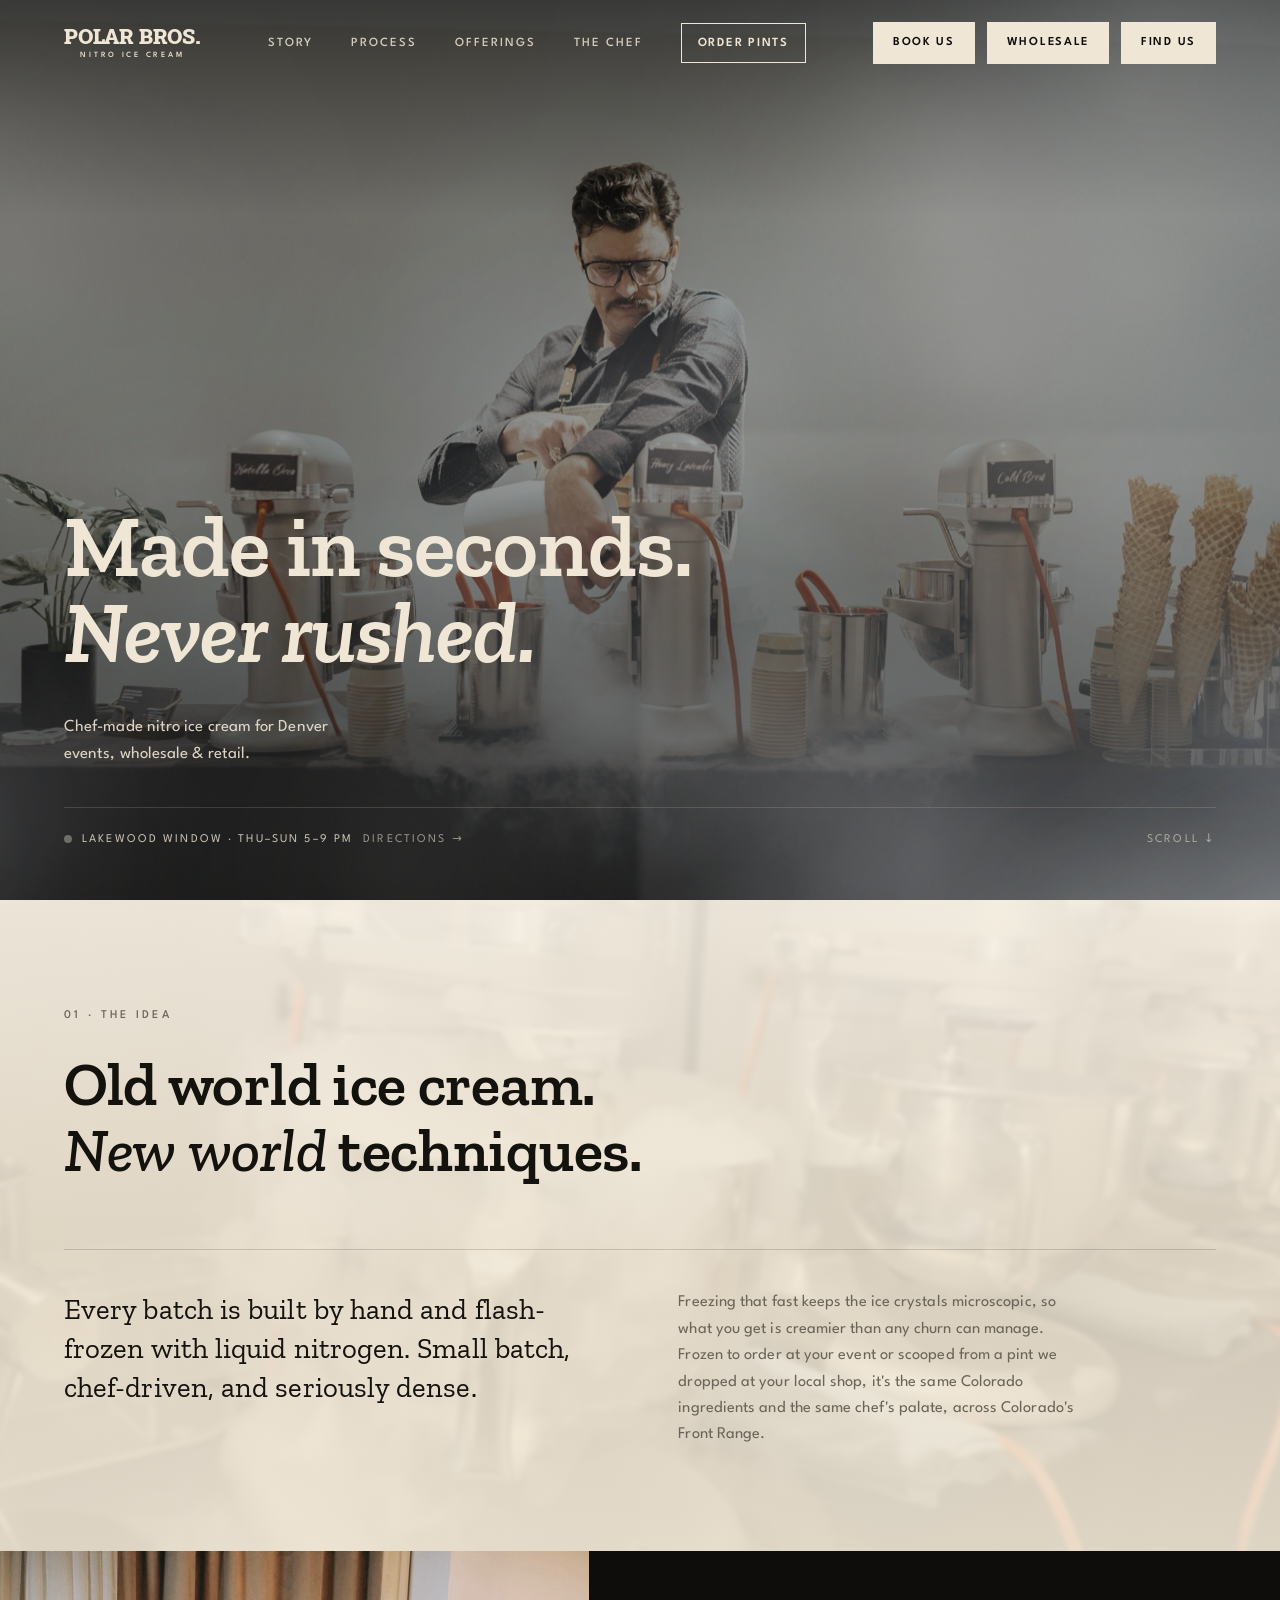
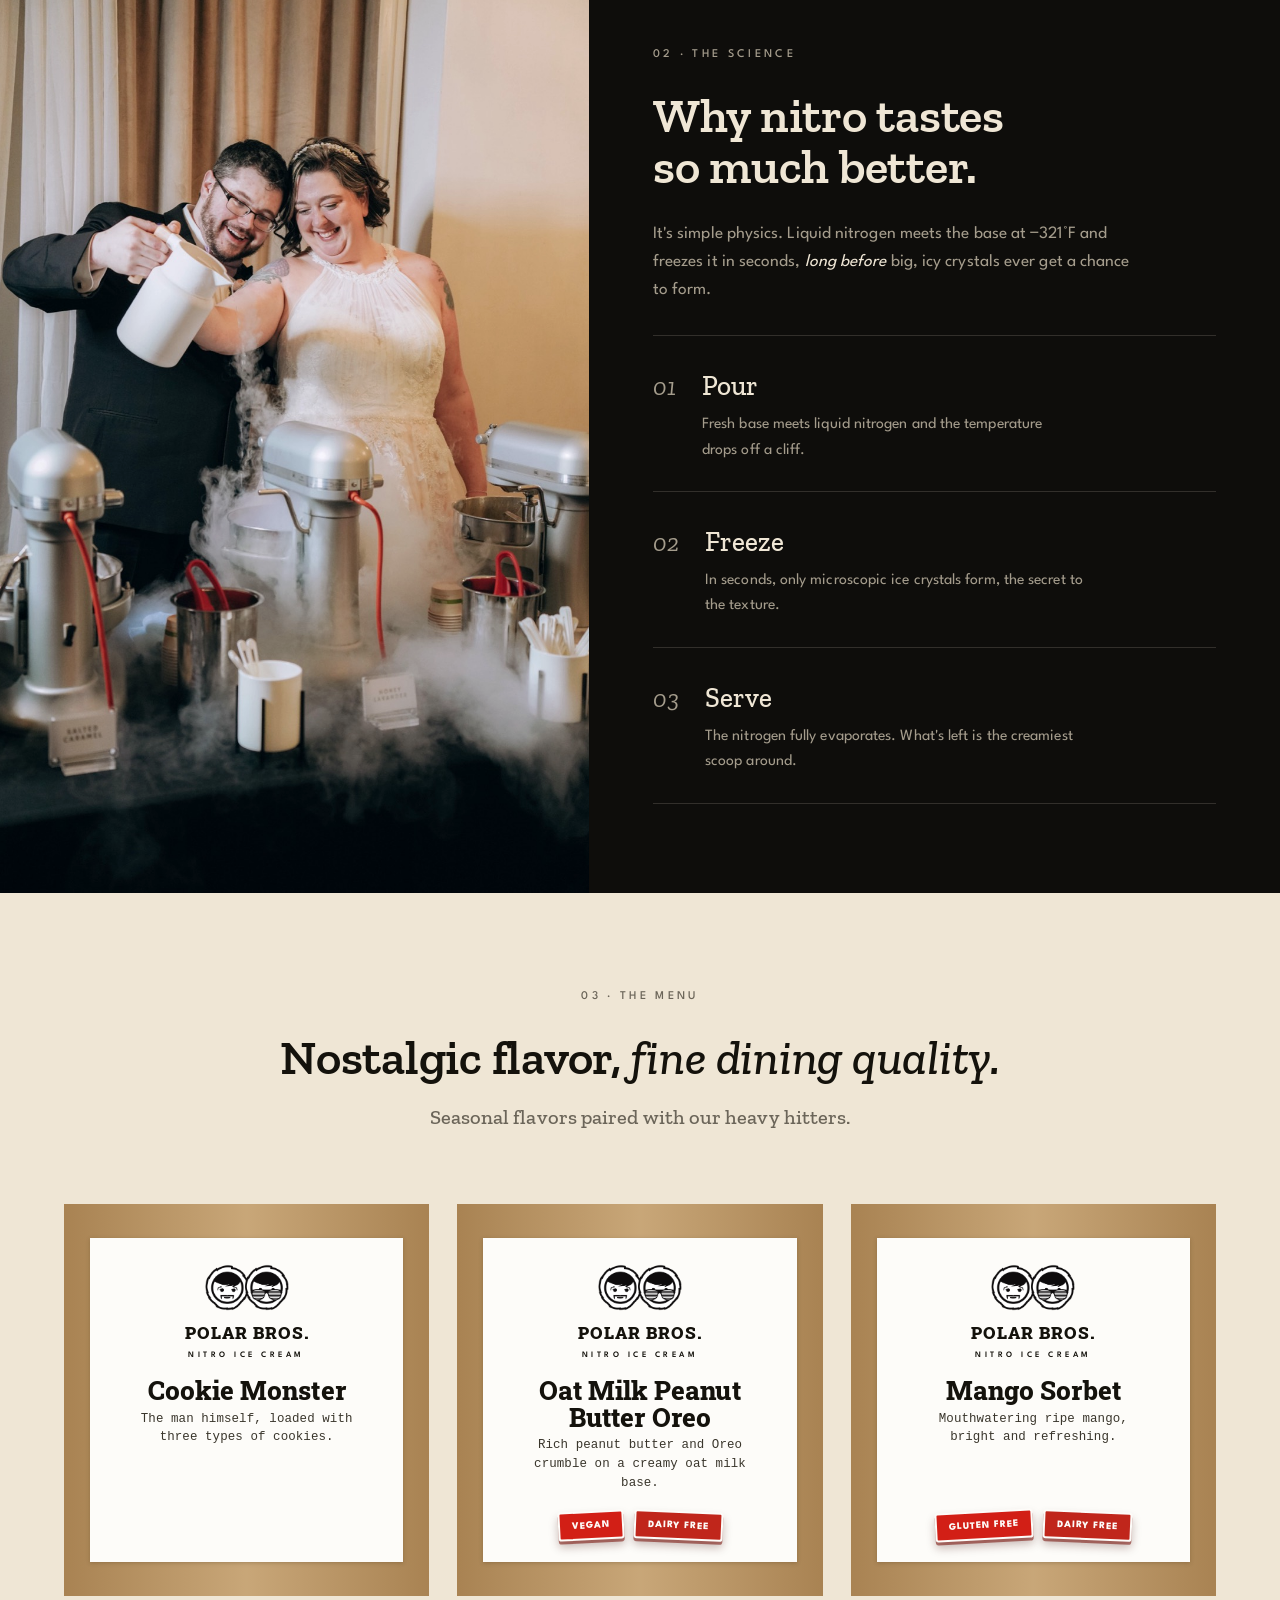
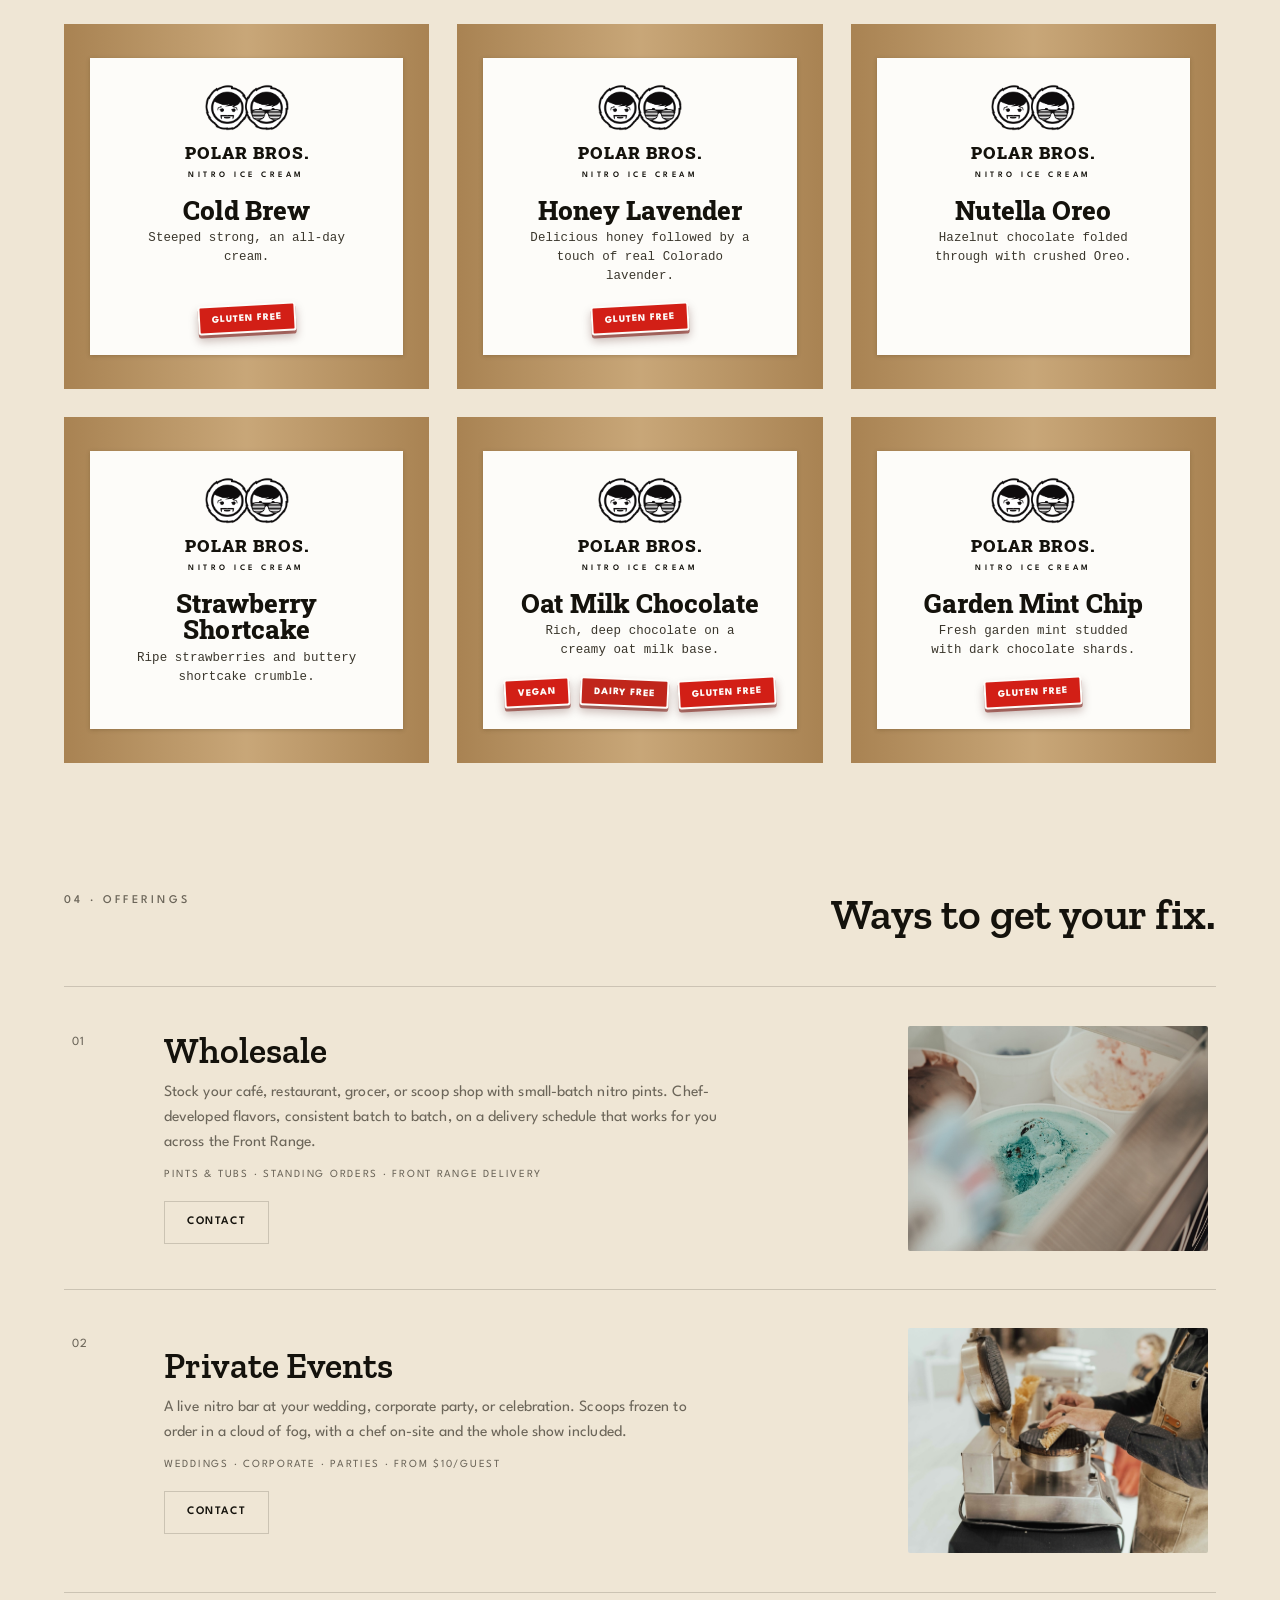
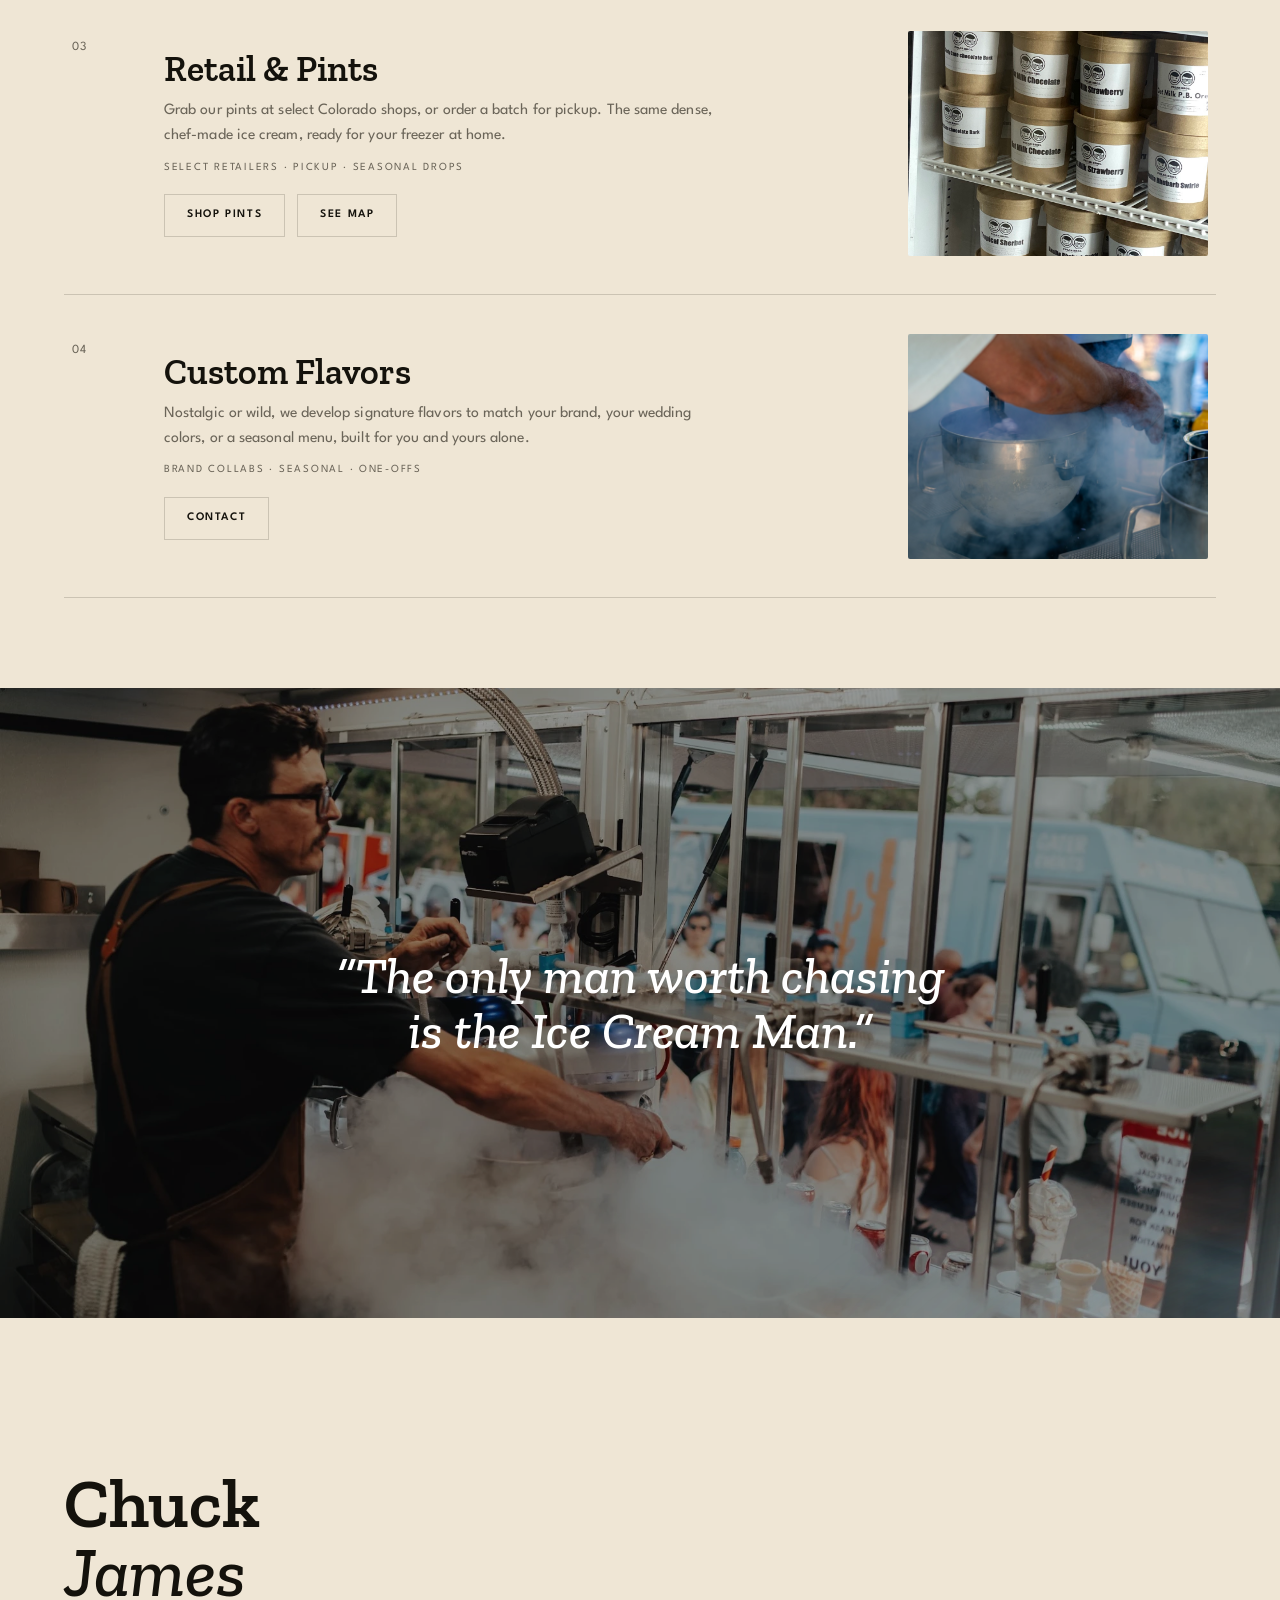
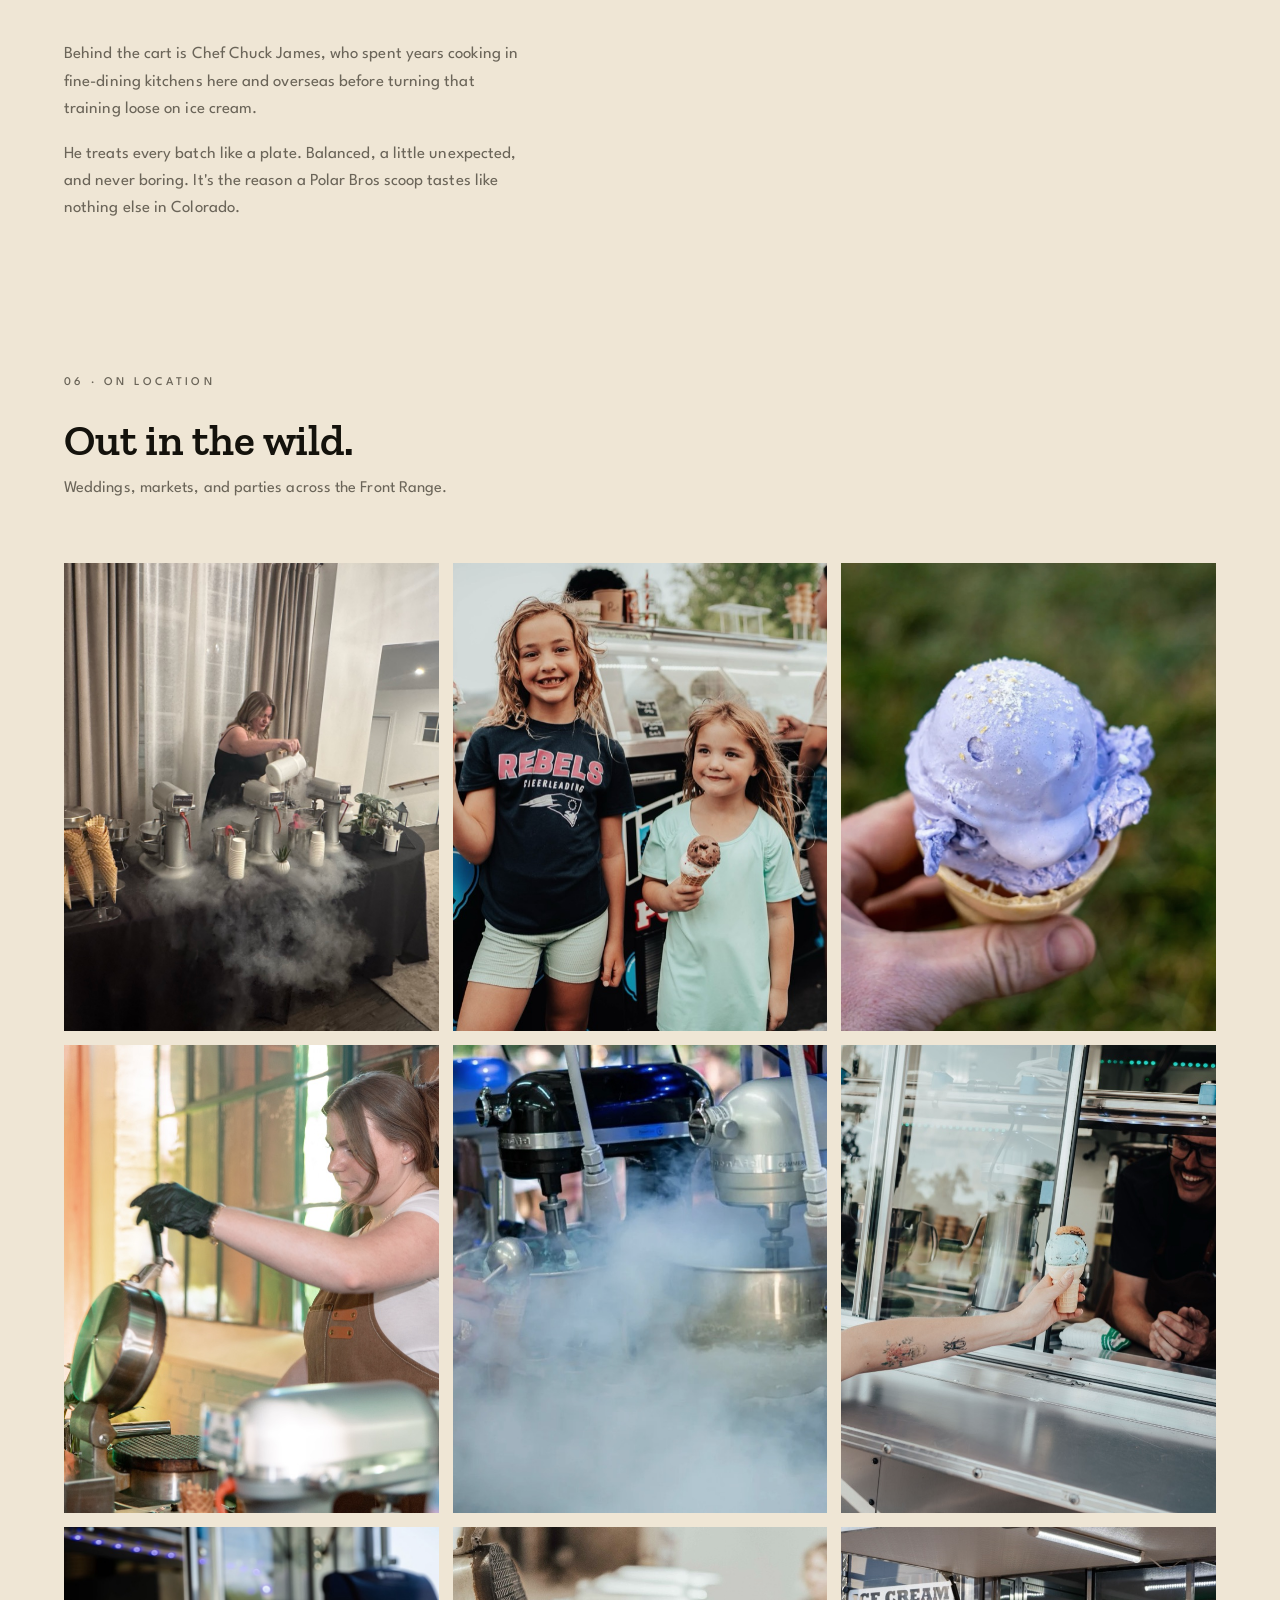
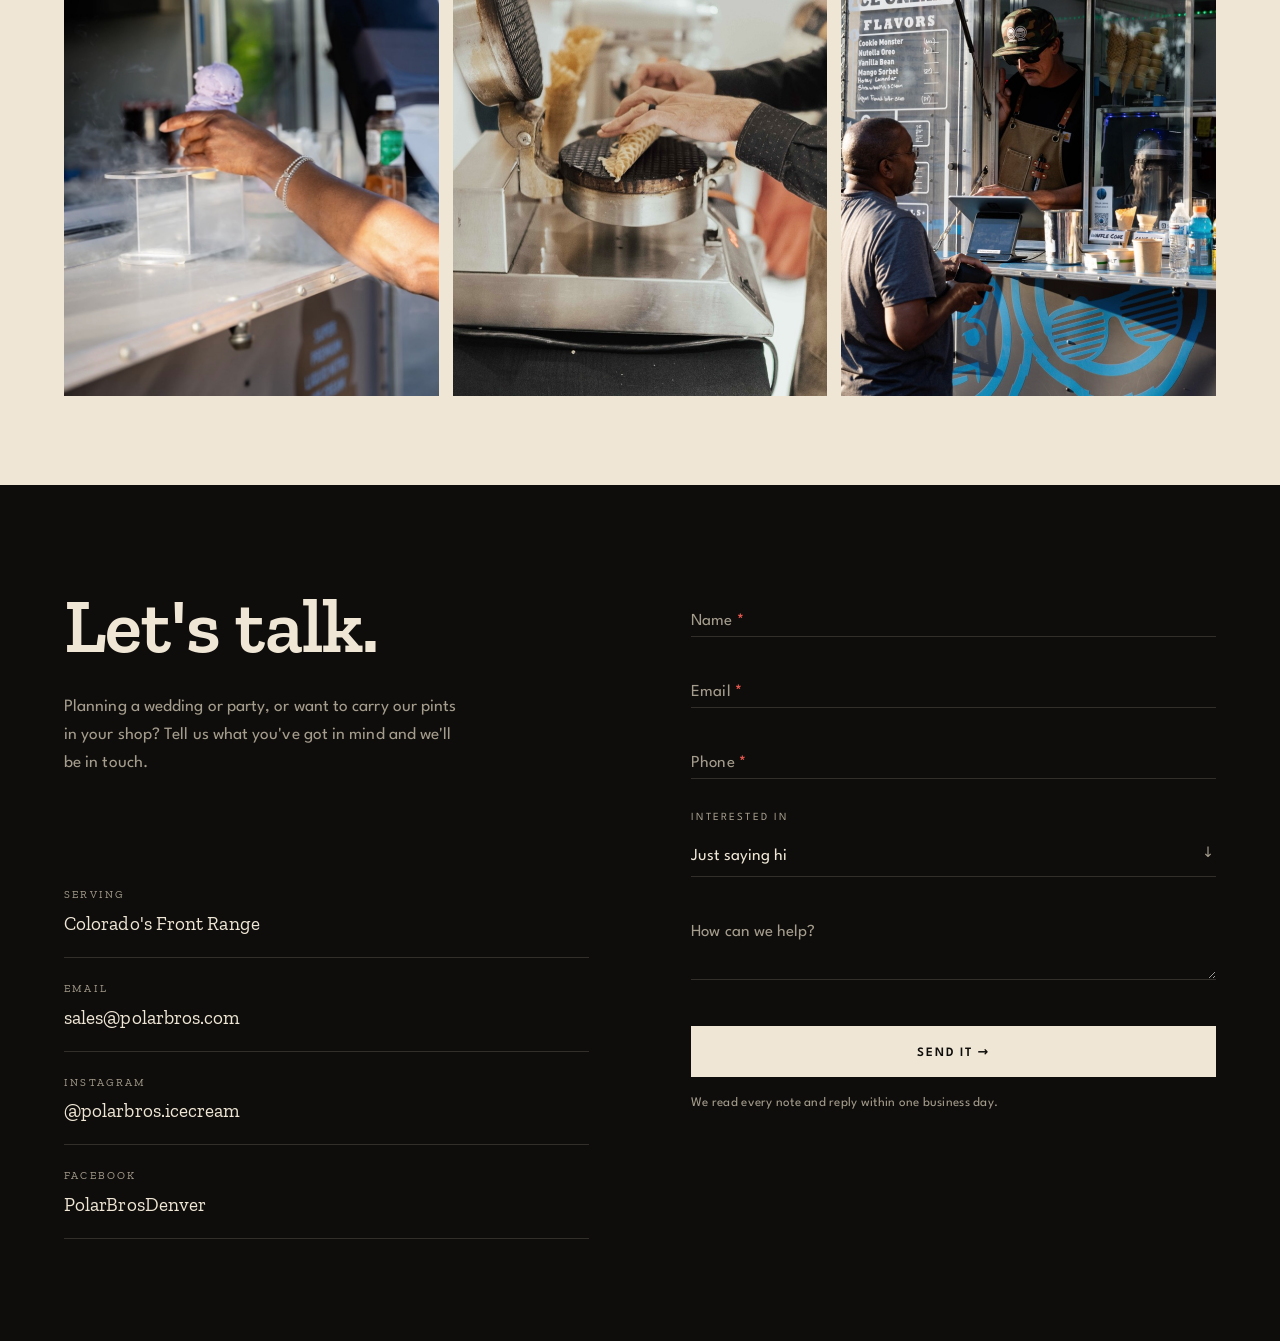
<file: index.html>
<!DOCTYPE html>
<html lang="en">
<head>
  <meta charset="UTF-8" />
  <meta name="viewport" content="width=device-width, initial-scale=1.0" />
  <title>Polar Bros Nitro Ice Cream · Denver, Colorado</title>
  <meta name="description" content="Polar Bros crafts small-batch nitro ice cream, flash-frozen at -321° the moment you order. Old world ice cream, new world techniques. Private events, wholesale & retail across Colorado's Front Range." />
  <link rel="canonical" href="https://www.polarbros.com/" />
  <link rel="icon" href="favicon.svg" type="image/svg+xml" />

  <meta property="og:type" content="website" />
  <meta property="og:site_name" content="Polar Bros Nitro Ice Cream" />
  <meta property="og:title" content="Polar Bros Nitro Ice Cream · Denver, Colorado" />
  <meta property="og:description" content="Chef-made nitro ice cream for Denver events, wholesale & retail." />
  <meta property="og:url" content="https://www.polarbros.com/" />
  <meta property="og:image" content="https://www.polarbros.com/images/hero.jpg" />
  <meta name="twitter:card" content="summary_large_image" />
  <meta name="twitter:title" content="Polar Bros Nitro Ice Cream · Denver, Colorado" />
  <meta name="twitter:description" content="Chef-made nitro ice cream for Denver events, wholesale & retail." />
  <meta name="twitter:image" content="https://www.polarbros.com/images/hero.jpg" />

  <link rel="preconnect" href="https://fonts.googleapis.com" />
  <link rel="preconnect" href="https://fonts.gstatic.com" crossorigin />
  <link href="https://fonts.googleapis.com/css2?family=League+Spartan:wght@300..800&family=Roboto+Slab:wght@500;700;800;900&family=Zilla+Slab:ital,wght@0,400;0,500;0,600;0,700;1,400;1,500;1,700&display=swap" rel="stylesheet" />

  <link rel="stylesheet" href="styles.css" />

  <script type="application/ld+json">
  {
    "@context": "https://schema.org",
    "@type": "FoodEstablishment",
    "name": "Polar Bros Nitro Ice Cream",
    "description": "Chef-made nitro ice cream for Denver events, wholesale & retail. Small-batch, flash-frozen at -321° the moment you order.",
    "url": "https://www.polarbros.com/",
    "email": "jake@polarbros.com",
    "servesCuisine": "Ice Cream",
    "priceRange": "$$",
    "image": "https://www.polarbros.com/images/hero.jpg",
    "areaServed": [
      { "@type": "City", "name": "Denver" },
      { "@type": "AdministrativeArea", "name": "Colorado Front Range" }
    ],
    "address": {
      "@type": "PostalAddress",
      "addressLocality": "Denver",
      "addressRegion": "CO",
      "addressCountry": "US"
    },
    "sameAs": [
      "https://www.instagram.com/polarbros.icecream",
      "https://www.facebook.com/PolarBrosDenver"
    ]
  }
  </script>
</head>
<body>

  <!-- ===== NAV ===== -->
  <header class="nav" id="nav">
    <div class="nav__inner">
      <a href="#top" class="brand" aria-label="Polar Bros Nitro Ice Cream, home">
        <span class="brand__name">Polar Bros<sup>.</sup></span>
        <span class="brand__tag">Nitro Ice Cream</span>
      </a>

      <nav class="nav__links" id="navLinks">
        <a href="#story">Story</a>
        <a href="#process">Process</a>
        <a href="#offerings">Offerings</a>
        <a href="#chef">The Chef</a>
        <a href="https://order.polarbros.com/" target="_blank" rel="noopener" class="nav__order">Order Pints</a>
        <a href="https://wholesale.polarbros.com/" target="_blank" rel="noopener" class="nav__links-extra">Wholesale</a>
        <a href="map.html" class="nav__links-extra">Find Us</a>
      </nav>

      <div class="nav__cta">
        <a href="#contact" class="nav__book">Book Us</a>
        <a href="https://wholesale.polarbros.com/" target="_blank" rel="noopener" class="nav__buy">Wholesale</a>
        <a href="map.html" class="nav__find">Find Us</a>
      </div>

      <button class="nav__toggle" id="navToggle" aria-label="Toggle menu" aria-controls="navLinks" aria-expanded="false">
        <span></span><span></span>
      </button>
    </div>
  </header>

  <!-- ===== HERO ===== -->
  <section class="hero" id="top">
    <img class="hero__img" src="images/hero.jpg" onerror="this.onerror=null;this.src='images/Chuck-James.jpg';" alt="Chef Chuck James pouring liquid nitrogen into stand mixers, fog billowing across the table" width="2600" height="1756" fetchpriority="high" decoding="async" />
    <div class="hero__scrim"></div>

    <div class="hero__fog" aria-hidden="true">
      <span class="fog fog--a"></span>
      <span class="fog fog--b"></span>
      <span class="fog fog--c"></span>
      <svg class="fog fog--tex" viewBox="0 0 700 700" preserveAspectRatio="xMidYMid slice" focusable="false">
        <filter id="nitroNoise" x="-20%" y="-20%" width="140%" height="140%">
          <feTurbulence type="fractalNoise" baseFrequency="0.011 0.017" numOctaves="3" seed="11" stitchTiles="stitch" />
          <feColorMatrix type="matrix" values="0 0 0 0 1  0 0 0 0 1  0 0 0 0 1  1 0 0 0 0" />
        </filter>
        <rect width="100%" height="100%" filter="url(#nitroNoise)" />
      </svg>
    </div>

    <canvas class="hero__fx" id="fogFx" aria-hidden="true"></canvas>

    <div class="hero__foot">
      <h1 class="hero__title">
        <span class="sr-only">Polar Bros &mdash; nitro ice cream in Denver, Colorado. </span>
        Made in seconds.<br /><i>Never rushed.</i>
      </h1>
      <div class="hero__row">
        <p class="hero__lead">
          Chef-made nitro ice cream for Denver<br />events, wholesale &amp; retail.
        </p>
      </div>
      <div class="hero__meta">
        <a class="hero__window" data-window href="https://www.google.com/maps/dir/?api=1&amp;destination=790+Kipling+St%2C+Lakewood%2C+CO+80215" target="_blank" rel="noopener">
          <span class="status-dot" aria-hidden="true"></span>
          <span>Lakewood Window · Thu–Sun 5–9 PM<span class="hero__window-open"> · Open now</span></span>
          <span class="hero__window-go">Directions →</span>
        </a>
        <span class="hero__scroll">Scroll ↓</span>
      </div>
    </div>
  </section>

  <!-- ===== STORY / MANIFESTO ===== -->
  <section class="story" id="story">
    <div class="story__bg" aria-hidden="true">
      <video class="story__video" autoplay muted loop playsinline preload="metadata"
             poster="images/story-idea.jpg" tabindex="-1" disablepictureinpicture>
        <source src="images/story-idea.mp4" type="video/mp4" />
      </video>
    </div>
    <span class="kicker reveal">01 · The Idea</span>
    <h2 class="story__statement reveal">
      Old world ice cream.<br /><i>New world</i> techniques.
    </h2>
    <div class="story__grid">
      <p class="story__lead reveal">
        Every batch is built by hand and flash-frozen with liquid nitrogen.
        Small batch, chef-driven, and seriously dense.
      </p>
      <p class="reveal">
        Freezing that fast keeps the ice crystals microscopic, so what you get is
        creamier than any churn can manage. Frozen to order at your event or
        scooped from a pint we dropped at your local shop, it's the same Colorado
        ingredients and the same chef's palate, across Colorado's Front Range.
      </p>
    </div>
  </section>

  <!-- ===== PROCESS ===== -->
  <section class="process" id="process">
    <div class="process__media">
      <img src="images/process-nitro.jpg" alt="Liquid nitrogen poured into stand mixers, fog billowing over the flavor labels" width="1267" height="1900" loading="lazy" decoding="async" />
    </div>
    <div class="process__body">
      <span class="kicker kicker--light reveal">02 · The Science</span>
      <h2 class="process__title reveal">Why nitro tastes<br />so much better.</h2>
      <p class="process__intro reveal">
        It's simple physics. Liquid nitrogen meets the base at &minus;321&deg;F
        and freezes it in seconds, <i>long before</i> big, icy crystals ever get
        a chance to form.
      </p>

      <ol class="steps">
        <li class="step reveal">
          <span class="step__num">01</span>
          <div>
            <h3>Pour</h3>
            <p>Fresh base meets liquid nitrogen and the temperature drops off a cliff.</p>
          </div>
        </li>
        <li class="step reveal">
          <span class="step__num">02</span>
          <div>
            <h3>Freeze</h3>
            <p>In seconds, only microscopic ice crystals form, the secret to the texture.</p>
          </div>
        </li>
        <li class="step reveal">
          <span class="step__num">03</span>
          <div>
            <h3>Serve</h3>
            <p>The nitrogen fully evaporates. What's left is the creamiest scoop around.</p>
          </div>
        </li>
      </ol>
    </div>
  </section>

  <!-- ===== FLAVORS ===== -->
  <section class="flavors" id="flavors">
    <div class="flavors__head flavors__head--center">
      <span class="kicker reveal">03 · The Menu</span>
      <h2 class="flavors__title reveal">Nostalgic flavor, <i>fine dining quality.</i></h2>
      <p class="flavors__sub reveal">Seasonal flavors paired with our heavy hitters.</p>
    </div>

    <ul class="labels">
      <li class="label-card reveal">
        <div class="label">
          <img src="images/EB_Faces_Logo.png" width="480" height="270" alt="Polar Bros logo" class="label__logo" />
          <span class="label__brand">Polar Bros.</span>
          <span class="label__tag">Nitro Ice Cream</span>
          <h3 class="label__name">Cookie Monster</h3>
          <p class="label__desc">The man himself, loaded with three types of cookies.</p>
        </div>
      </li>
      <li class="label-card reveal">
        <div class="label">
          <img src="images/EB_Faces_Logo.png" width="480" height="270" alt="Polar Bros logo" class="label__logo" />
          <span class="label__brand">Polar Bros.</span>
          <span class="label__tag">Nitro Ice Cream</span>
          <h3 class="label__name">Oat Milk Peanut Butter Oreo</h3>
          <p class="label__desc">Rich peanut butter and Oreo crumble on a creamy oat milk base.</p>
          <ul class="label__diet">
            <li class="label__diet-tag">Vegan</li>
            <li class="label__diet-tag">Dairy Free</li>
          </ul>
        </div>
      </li>
      <li class="label-card reveal">
        <div class="label">
          <img src="images/EB_Faces_Logo.png" width="480" height="270" alt="Polar Bros logo" class="label__logo" />
          <span class="label__brand">Polar Bros.</span>
          <span class="label__tag">Nitro Ice Cream</span>
          <h3 class="label__name">Mango Sorbet</h3>
          <p class="label__desc">Mouthwatering ripe mango, bright and refreshing.</p>
          <ul class="label__diet">
            <li class="label__diet-tag">Gluten Free</li>
            <li class="label__diet-tag">Dairy Free</li>
          </ul>
        </div>
      </li>
      <li class="label-card reveal">
        <div class="label">
          <img src="images/EB_Faces_Logo.png" width="480" height="270" alt="Polar Bros logo" class="label__logo" />
          <span class="label__brand">Polar Bros.</span>
          <span class="label__tag">Nitro Ice Cream</span>
          <h3 class="label__name">Cold Brew</h3>
          <p class="label__desc">Steeped strong, an all-day cream.</p>
          <ul class="label__diet">
            <li class="label__diet-tag">Gluten Free</li>
          </ul>
        </div>
      </li>
      <li class="label-card reveal">
        <div class="label">
          <img src="images/EB_Faces_Logo.png" width="480" height="270" alt="Polar Bros logo" class="label__logo" />
          <span class="label__brand">Polar Bros.</span>
          <span class="label__tag">Nitro Ice Cream</span>
          <h3 class="label__name">Honey Lavender</h3>
          <p class="label__desc">Delicious honey followed by a touch of real Colorado lavender.</p>
          <ul class="label__diet">
            <li class="label__diet-tag">Gluten Free</li>
          </ul>
        </div>
      </li>
      <li class="label-card reveal">
        <div class="label">
          <img src="images/EB_Faces_Logo.png" width="480" height="270" alt="Polar Bros logo" class="label__logo" />
          <span class="label__brand">Polar Bros.</span>
          <span class="label__tag">Nitro Ice Cream</span>
          <h3 class="label__name">Nutella Oreo</h3>
          <p class="label__desc">Hazelnut chocolate folded through with crushed Oreo.</p>
        </div>
      </li>
      <li class="label-card reveal">
        <div class="label">
          <img src="images/EB_Faces_Logo.png" width="480" height="270" alt="Polar Bros logo" class="label__logo" />
          <span class="label__brand">Polar Bros.</span>
          <span class="label__tag">Nitro Ice Cream</span>
          <h3 class="label__name">Strawberry Shortcake</h3>
          <p class="label__desc">Ripe strawberries and buttery shortcake crumble.</p>
        </div>
      </li>
      <li class="label-card reveal">
        <div class="label">
          <img src="images/EB_Faces_Logo.png" width="480" height="270" alt="Polar Bros logo" class="label__logo" />
          <span class="label__brand">Polar Bros.</span>
          <span class="label__tag">Nitro Ice Cream</span>
          <h3 class="label__name">Oat Milk Chocolate</h3>
          <p class="label__desc">Rich, deep chocolate on a creamy oat milk base.</p>
          <ul class="label__diet">
            <li class="label__diet-tag">Vegan</li>
            <li class="label__diet-tag">Dairy Free</li>
            <li class="label__diet-tag">Gluten Free</li>
          </ul>
        </div>
      </li>
      <li class="label-card reveal">
        <div class="label">
          <img src="images/EB_Faces_Logo.png" width="480" height="270" alt="Polar Bros logo" class="label__logo" />
          <span class="label__brand">Polar Bros.</span>
          <span class="label__tag">Nitro Ice Cream</span>
          <h3 class="label__name">Garden Mint Chip</h3>
          <p class="label__desc">Fresh garden mint studded with dark chocolate shards.</p>
          <ul class="label__diet">
            <li class="label__diet-tag">Gluten Free</li>
          </ul>
        </div>
      </li>
    </ul>
  </section>

  <!-- ===== OFFERINGS INDEX ===== -->
  <section class="offerings" id="offerings">
    <div class="offerings__head">
      <span class="kicker reveal">04 · Offerings</span>
      <h2 class="offerings__title reveal">Ways to get your fix.</h2>
    </div>

    <ul class="index">
      <li class="index__row reveal">
        <span class="index__no">01</span>
        <div class="index__block">
          <h3 class="index__name">Wholesale</h3>
          <p class="index__desc">Stock your café, restaurant, grocer, or scoop shop with small-batch nitro pints. Chef-developed flavors, consistent batch to batch, on a delivery schedule that works for you across the Front Range.</p>
          <span class="index__tags">Pints &amp; tubs · Standing orders · Front Range delivery</span>
          <a href="#contact" class="index__cta" data-interest="Wholesale">Contact</a>
        </div>
        <div class="index__media">
          <img src="images/offering-wholesale.jpg" width="1065" height="1400" alt="Polar Bros nitro ice cream pints ready for wholesale delivery" loading="lazy" decoding="async" />
        </div>
      </li>
      <li class="index__row reveal">
        <span class="index__no">02</span>
        <div class="index__block">
          <h3 class="index__name">Private Events</h3>
          <p class="index__desc">A live nitro bar at your wedding, corporate party, or celebration. Scoops frozen to order in a cloud of fog, with a chef on-site and the whole show included.</p>
          <span class="index__tags">Weddings · Corporate · Parties · from $10/guest</span>
          <a href="#contact" class="index__cta" data-interest="Private Event">Contact</a>
        </div>
        <div class="index__media">
          <img src="images/offering-events.jpg" width="1400" height="933" alt="A live Polar Bros nitro ice cream bar set up at a private event" loading="lazy" decoding="async" />
        </div>
      </li>
      <li class="index__row reveal">
        <span class="index__no">03</span>
        <div class="index__block">
          <h3 class="index__name">Retail &amp; Pints</h3>
          <p class="index__desc">Grab our pints at select Colorado shops, or order a batch for pickup. The same dense, chef-made ice cream, ready for your freezer at home.</p>
          <span class="index__tags">Select retailers · Pickup · Seasonal drops</span>
          <div class="index__ctas">
            <a href="https://order.polarbros.com/" target="_blank" rel="noopener" class="index__cta">Shop Pints</a>
            <a href="map.html" class="index__cta">See Map</a>
          </div>
        </div>
        <div class="index__media">
          <img src="images/offering-retail.jpg" width="1400" height="1050" alt="Polar Bros pints on the shelf at a Colorado retail shop" loading="lazy" decoding="async" />
        </div>
      </li>
      <li class="index__row reveal">
        <span class="index__no">04</span>
        <div class="index__block">
          <h3 class="index__name">Custom Flavors</h3>
          <p class="index__desc">Nostalgic or wild, we develop signature flavors to match your brand, your wedding colors, or a seasonal menu, built for you and yours alone.</p>
          <span class="index__tags">Brand collabs · Seasonal · One-offs</span>
          <a href="#contact" class="index__cta" data-interest="Custom Flavors">Contact</a>
        </div>
        <div class="index__media">
          <img src="images/offering-custom.jpg" width="1400" height="933" alt="A custom Polar Bros nitro ice cream flavor developed for a client" loading="lazy" decoding="async" />
        </div>
      </li>
    </ul>
  </section>

  <!-- ===== EXPERIENCE BAND ===== -->
  <section class="band">
    <img class="band__img" src="images/ice-cream-man.webp" width="2000" height="1333" alt="Chef Chuck James freezing a batch of nitro ice cream in a cloud of fog inside the Polar Bros truck" loading="lazy" decoding="async" />
    <div class="band__scrim"></div>
    <div class="band__fog" aria-hidden="true">
      <span class="bfog bfog--a"></span>
      <span class="bfog bfog--b"></span>
      <span class="bfog bfog--c"></span>
    </div>
    <blockquote class="band__quote reveal">
      &ldquo;The only man worth chasing<br />is the Ice Cream Man.&rdquo;
    </blockquote>
  </section>

  <!-- ===== CHEF ===== -->
  <section class="chef" id="chef">
    <div class="chef__text">
      <span class="kicker reveal">05 · The Chef</span>
      <h2 class="chef__name reveal">Chuck<br /><i>James</i></h2>
      <p class="reveal">
        Behind the cart is Chef Chuck James, who spent years cooking in
        fine-dining kitchens here and overseas before turning that training
        loose on ice cream.
      </p>
      <p class="reveal">
        He treats every batch like a plate. Balanced, a little unexpected, and
        never boring. It's the reason a Polar Bros scoop tastes like nothing else
        in Colorado.
      </p>
    </div>
    <figure class="chef__figure reveal">
      <img src="images/chef-chuck.jpg" width="1500" height="999" alt="Chef Chuck James smiling behind the Polar Bros nitro ice cream cart" loading="lazy" decoding="async" />
    </figure>
  </section>

  <!-- ===== GALLERY ===== -->
  <section class="gallery" id="gallery">
    <div class="gallery__head">
      <span class="kicker reveal">06 · On Location</span>
      <h2 class="gallery__title reveal">Out in the wild.</h2>
      <p class="gallery__lead reveal">Weddings, markets, and parties across the Front Range.</p>
    </div>

    <div class="gallery__grid">
      <figure class="gallery__item reveal">
        <img src="images/gallery-08.jpg" width="1400" height="1050" alt="The Polar Bros nitro cart at an indoor venue with liquid nitrogen fog rolling over the waffle cones" loading="lazy" decoding="async" />
      </figure>
      <figure class="gallery__item reveal">
        <img src="images/gallery-02.jpg" width="1200" height="799" alt="Two kids grinning with fresh waffle cones at a Polar Bros event" loading="lazy" decoding="async" />
      </figure>
      <figure class="gallery__item reveal">
        <img src="images/event-wedding.jpg" width="1400" height="933" alt="A scoop of honey lavender nitro ice cream in a waffle cone" loading="lazy" decoding="async" />
      </figure>
      <figure class="gallery__item reveal">
        <img src="images/gallery-09.jpg" width="1400" height="933" alt="A Polar Bros team member pressing fresh waffle cones at an event" loading="lazy" decoding="async" />
      </figure>
      <figure class="gallery__item reveal">
        <img src="images/event-fog.jpg" width="1200" height="796" alt="Liquid nitrogen fog billowing over the commercial mixers mid-service" loading="lazy" decoding="async" />
      </figure>
      <figure class="gallery__item reveal">
        <img src="images/gallery-05.jpg" width="1400" height="933" alt="Chef Chuck handing a fresh cone to a guest through the truck window" loading="lazy" decoding="async" />
      </figure>
      <figure class="gallery__item reveal">
        <img src="images/gallery-03.jpg" width="1400" height="933" alt="A guest reaching for a scoop of lavender nitro ice cream" loading="lazy" decoding="async" />
      </figure>
      <figure class="gallery__item reveal">
        <img src="images/gallery-04.jpg" width="1400" height="933" alt="Pressing a fresh waffle cone at a Polar Bros event" loading="lazy" decoding="async" />
      </figure>
      <figure class="gallery__item reveal">
        <img src="images/gallery-07.jpg" width="1400" height="933" alt="A guest ordering from the Polar Bros flavor board" loading="lazy" decoding="async" />
      </figure>
    </div>
  </section>

  <!-- ===== CONTACT ===== -->
  <section class="contact" id="contact">
    <div class="contact__head">
      <h2 class="contact__title reveal">Let's talk.</h2>
      <p class="contact__lead reveal">
        Planning a wedding or party, or want to carry our pints in your shop?
        Tell us what you've got in mind and we'll be in touch.
      </p>
    </div>

    <form class="form reveal" action="https://formsubmit.co/jake@polarbros.com" method="post">
      <input type="hidden" name="_subject" value="New Polar Bros inquiry" />
      <input type="hidden" name="_template" value="table" />
      <input type="hidden" name="_next" value="https://www.polarbros.com/thanks.html" />
      <input type="text" name="_honey" style="display:none" tabindex="-1" autocomplete="off" />
      <div class="form__field">
        <input type="text" id="name" name="Name" placeholder=" " required />
        <label for="name">Name <span class="form__req" aria-hidden="true">*</span></label>
      </div>
      <div class="form__field">
        <input type="email" id="email" name="Email" placeholder=" " required />
        <label for="email">Email <span class="form__req" aria-hidden="true">*</span></label>
      </div>
      <div class="form__field">
        <input type="tel" id="phone" name="Phone" placeholder=" " autocomplete="tel" required />
        <label for="phone">Phone <span class="form__req" aria-hidden="true">*</span></label>
      </div>
      <div class="form__field form__field--select">
        <label for="interest" class="form__label--static">Interested in</label>
        <select id="interest" name="Interest">
          <option>Wholesale</option>
          <option>Private Event</option>
          <option>Retail / Pints</option>
          <option>Custom Flavors</option>
          <option selected>Just saying hi</option>
        </select>
      </div>

      <!-- Private Events -->
      <div class="form__group" data-interest="Private Event" hidden>
        <div class="form__field form__field--select">
          <label class="form__label--static" for="ev-type">Event type</label>
          <select id="ev-type" name="Event type" data-required>
            <option value="" selected disabled>Select one</option>
            <option>Wedding</option>
            <option>Corporate</option>
            <option>Birthday</option>
            <option>Graduation</option>
            <option>Anniversary</option>
            <option>Holiday party</option>
            <option>Other</option>
          </select>
        </div>
        <div class="form__field">
          <label class="form__label--static" for="ev-date">Event date</label>
          <input type="date" id="ev-date" name="Event date" data-required />
        </div>
        <label class="form__check">
          <input type="checkbox" name="Date flexible" value="Yes" />
          <span>My date is flexible</span>
        </label>
        <div class="form__field">
          <label class="form__label--static" for="ev-guests">Estimated guest count</label>
          <input type="number" id="ev-guests" name="Guest count" min="1" inputmode="numeric" placeholder="e.g. 120" data-required />
        </div>
        <div class="form__field">
          <label class="form__label--static" for="ev-venue">Venue / location</label>
          <input type="text" id="ev-venue" name="Venue / location" placeholder="Venue name or city" data-required />
        </div>
        <div class="form__field form__field--select">
          <label class="form__label--static" for="ev-inout">Indoor or outdoor</label>
          <select id="ev-inout" name="Indoor or outdoor" data-required>
            <option value="" selected disabled>Select one</option>
            <option>Indoor</option>
            <option>Outdoor</option>
            <option>Both / not sure</option>
          </select>
        </div>
        <div class="form__field">
          <label class="form__label--static" for="ev-window">Service window <span class="form__opt">(optional)</span></label>
          <input type="text" id="ev-window" name="Service window" placeholder="e.g. 5–8pm, about 3 hours" />
        </div>
      </div>

      <!-- Wholesale -->
      <div class="form__group" data-interest="Wholesale" hidden>
        <div class="form__field">
          <label class="form__label--static" for="wh-biz">Business name</label>
          <input type="text" id="wh-biz" name="Business name" autocomplete="organization" data-required />
        </div>
        <div class="form__field">
          <label class="form__label--static" for="wh-type">Business type</label>
          <input type="text" id="wh-type" name="Business type" placeholder="Café, restaurant, grocer, scoop shop…" data-required />
        </div>
        <div class="form__field">
          <label class="form__label--static" for="wh-loc">Location / city</label>
          <input type="text" id="wh-loc" name="Location / city" data-required />
        </div>
      </div>

      <!-- Retail / Pints -->
      <div class="form__group" data-interest="Retail / Pints" hidden>
        <div class="form__field form__field--select">
          <label class="form__label--static" for="rp-need">What do you need?</label>
          <select id="rp-need" name="What do you need" data-required>
            <option value="" selected disabled>Select one</option>
            <option>Find a shop near me</option>
            <option>Order pints for pickup</option>
            <option>Bulk / party order</option>
          </select>
        </div>
        <div class="form__field">
          <label class="form__label--static" for="rp-qty">Quantity (pints) <span class="form__opt">(optional)</span></label>
          <input type="number" id="rp-qty" name="Quantity (pints)" min="1" inputmode="numeric" />
        </div>
        <div class="form__field">
          <label class="form__label--static" for="rp-date">Pickup date <span class="form__opt">(optional)</span></label>
          <input type="date" id="rp-date" name="Pickup date" />
        </div>
      </div>

      <!-- Custom Flavors -->
      <div class="form__group" data-interest="Custom Flavors" hidden>
        <div class="form__field form__field--select">
          <label class="form__label--static" for="cf-purpose">Purpose</label>
          <select id="cf-purpose" name="Purpose" data-required>
            <option value="" selected disabled>Select one</option>
            <option>Brand collab</option>
            <option>Wedding colors</option>
            <option>Seasonal menu</option>
            <option>One-off</option>
          </select>
        </div>
        <div class="form__field">
          <label class="form__label--static" for="cf-ideas">Flavor ideas / inspiration</label>
          <textarea id="cf-ideas" name="Flavor ideas" rows="3" data-required></textarea>
        </div>
        <div class="form__field">
          <label class="form__label--static" for="cf-qty">Quantity needed <span class="form__opt">(optional)</span></label>
          <input type="text" id="cf-qty" name="Quantity needed" placeholder="e.g. 40 pints, or a full event bar" />
        </div>
        <div class="form__field">
          <label class="form__label--static" for="cf-date">Needed by <span class="form__opt">(optional)</span></label>
          <input type="date" id="cf-date" name="Needed by" />
        </div>
      </div>

      <div class="form__field">
        <textarea id="message" name="Message" rows="3" placeholder=" "></textarea>
        <label for="message">How can we help?</label>
      </div>
      <button type="submit" class="btn btn--light btn--full">Send it →</button>
      <p class="form__note">We read every note and reply within one business day.</p>
    </form>

    <ul class="contact__meta reveal">
      <li><span>Serving</span>Colorado's Front Range</li>
      <li><span>Email</span><a href="mailto:sales@polarbros.com">sales@polarbros.com</a></li>
      <li><span>Instagram</span><a href="https://instagram.com/polarbros.icecream" target="_blank" rel="noopener">@polarbros.icecream</a></li>
      <li><span>Facebook</span><a href="https://www.facebook.com/PolarBrosDenver" target="_blank" rel="noopener">PolarBrosDenver</a></li>
    </ul>
  </section>

  <!-- ===== STICKY MOBILE CTA ===== -->
  <div class="mobar" data-window aria-label="Lakewood ice cream window">
    <a href="map.html#window" class="mobar__window">
      <span class="mobar__label"><span class="status-dot" aria-hidden="true"></span>Lakewood Window</span>
      <span class="mobar__status" data-window-status>Thu–Sun · 5–9 PM</span>
    </a>
    <a href="https://www.google.com/maps/dir/?api=1&amp;destination=790+Kipling+St%2C+Lakewood%2C+CO+80215" target="_blank" rel="noopener" class="mobar__btn mobar__btn--solid">Directions</a>
  </div>

  <canvas id="fogGlobal" class="fog-global" aria-hidden="true"></canvas>
  <script src="script.js"></script>
</body>
</html>
</file>
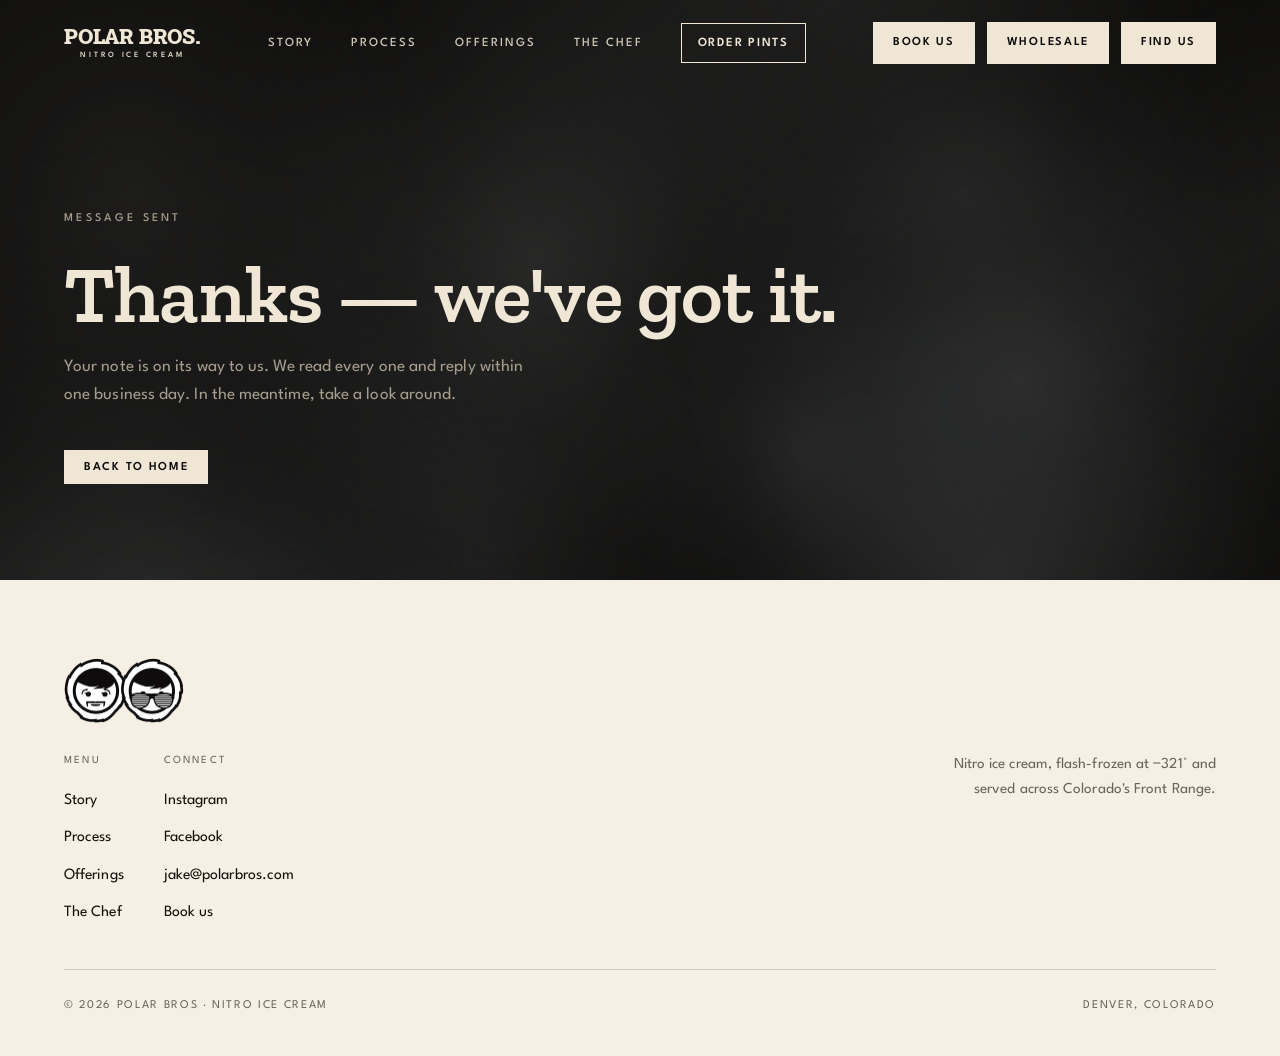
<file: thanks.html>
<!DOCTYPE html>
<html lang="en">
<head>
  <meta charset="UTF-8" />
  <meta name="viewport" content="width=device-width, initial-scale=1.0" />
  <title>Thanks · Polar Bros Nitro Ice Cream</title>
  <meta name="description" content="Thanks for reaching out to Polar Bros. We'll be in touch within one business day." />
  <meta name="robots" content="noindex" />
  <link rel="icon" href="favicon.svg" type="image/svg+xml" />

  <link rel="preconnect" href="https://fonts.googleapis.com" />
  <link rel="preconnect" href="https://fonts.gstatic.com" crossorigin />
  <link href="https://fonts.googleapis.com/css2?family=League+Spartan:wght@300..800&family=Roboto+Slab:wght@500;700;800;900&family=Zilla+Slab:ital,wght@0,400;0,500;0,600;0,700;1,400;1,500;1,700&display=swap" rel="stylesheet" />

  <link rel="stylesheet" href="styles.css" />
</head>
<body>

  <!-- ===== NAV ===== -->
  <header class="nav" id="nav">
    <div class="nav__inner">
      <a href="index.html#top" class="brand" aria-label="Polar Bros Nitro Ice Cream, home">
        <span class="brand__name">Polar Bros<sup>.</sup></span>
        <span class="brand__tag">Nitro Ice Cream</span>
      </a>

      <nav class="nav__links" id="navLinks">
        <a href="index.html#story">Story</a>
        <a href="index.html#process">Process</a>
        <a href="index.html#offerings">Offerings</a>
        <a href="index.html#chef">The Chef</a>
        <a href="https://order.polarbros.com/" target="_blank" rel="noopener" class="nav__order">Order Pints</a>
        <a href="https://wholesale.polarbros.com/" target="_blank" rel="noopener" class="nav__links-extra">Wholesale</a>
        <a href="map.html" class="nav__links-extra">Find Us</a>
      </nav>

      <div class="nav__cta">
        <a href="index.html#contact" class="nav__book">Book Us</a>
        <a href="https://wholesale.polarbros.com/" target="_blank" rel="noopener" class="nav__buy">Wholesale</a>
        <a href="map.html" class="nav__find">Find Us</a>
      </div>

      <button class="nav__toggle" id="navToggle" aria-label="Toggle menu" aria-controls="navLinks" aria-expanded="false">
        <span></span><span></span>
      </button>
    </div>
  </header>

  <!-- ===== THANK YOU ===== -->
  <section class="pagehead">
    <div class="pagehead__inner">
      <span class="kicker kicker--light">Message sent</span>
      <h1 class="pagehead__title">Thanks &mdash; we've got it.</h1>
      <p class="pagehead__lead">
        Your note is on its way to us. We read every one and reply within one
        business day. In the meantime, take a look around.
      </p>
      <p style="margin-top: clamp(28px, 4vw, 44px);">
        <a href="index.html#top" class="nav__buy">Back to home</a>
      </p>
    </div>
  </section>

  <!-- ===== FOOTER ===== -->
  <footer class="footer">
    <img class="footer__logo" src="images/EB_Faces_Logo.png" alt="The Polar Bros" width="120" height="120" loading="lazy" decoding="async" />
    <div class="footer__cols">
      <nav>
        <span>Menu</span>
        <a href="index.html#story">Story</a>
        <a href="index.html#process">Process</a>
        <a href="index.html#offerings">Offerings</a>
        <a href="index.html#chef">The Chef</a>
      </nav>
      <nav>
        <span>Connect</span>
        <a href="https://instagram.com/polarbros.icecream" target="_blank" rel="noopener">Instagram</a>
        <a href="https://www.facebook.com/PolarBrosDenver" target="_blank" rel="noopener">Facebook</a>
        <a href="mailto:jake@polarbros.com">jake@polarbros.com</a>
        <a href="index.html#contact">Book us</a>
      </nav>
      <p class="footer__note">
        Nitro ice cream, flash-frozen at &minus;321&deg; and served across
        Colorado's Front Range.
      </p>
    </div>
    <div class="footer__base">
      <span>© <span id="year"></span> Polar Bros · Nitro Ice Cream</span>
      <span>Denver, Colorado</span>
    </div>
  </footer>

  <canvas id="fogGlobal" class="fog-global" aria-hidden="true"></canvas>
  <script src="script.js"></script>
</body>
</html>
</file>
<file: styles.css>
/* ===================================================================
   POLAR BROS — Nitro Ice Cream
   Editorial · Black / White / Cream · Bold
   =================================================================== */

:root {
  --black:   #0e0d0b;
  --near:    #17150f;
  --cream:   #efe6d5;   /* warm cream */
  --cream-2: #f6f0e4;   /* lighter paper */
  --white:   #ffffff;
  --ink:     #14120c;   /* text on cream */
  --muted:   #6b6559;   /* muted on cream */
  --muted-d: #a49c8c;   /* muted on dark */
  --line:    rgba(20, 18, 12, 0.16);
  --line-d:  rgba(239, 230, 213, 0.16);

  /* Brand: Rockwell (slab) for display, League Spartan for UI/body.
     Zilla Slab loads as a web fallback where Rockwell isn't installed. */
  --serif: 'Rockwell', 'Rockwell Nova', 'Zilla Slab', Georgia, serif;
  --sans:  'League Spartan', 'Space Grotesk', system-ui, sans-serif;
  /* Heavy geometric slab for the wordmark lockup — matches the logo type. */
  --wordmark: 'Roboto Slab', 'Rockwell', 'Zilla Slab', Georgia, serif;

  --maxw: 1280px;
  --pad: clamp(20px, 5vw, 72px);
  --ease: cubic-bezier(0.22, 1, 0.36, 1);
}

* { margin: 0; padding: 0; box-sizing: border-box; }
/* Visually hidden but available to screen readers & search engines */
.sr-only {
  position: absolute !important;
  width: 1px; height: 1px;
  padding: 0; margin: -1px;
  overflow: hidden; clip: rect(0, 0, 0, 0);
  white-space: nowrap; border: 0;
}
html { scroll-behavior: smooth; }
body {
  font-family: var(--sans);
  background: var(--cream);
  color: var(--ink);
  line-height: 1.62;
  letter-spacing: 0.005em;
  -webkit-font-smoothing: antialiased;
  overflow-x: hidden;
}
a { color: inherit; text-decoration: none; }
img { display: block; max-width: 100%; height: auto; }
i { font-style: italic; }
/* keep anchored sections clear of the fixed nav bar */
section[id] { scroll-margin-top: 84px; }

/* ---------- Shared ---------- */
.kicker {
  font-family: var(--sans);
  font-size: 0.74rem;
  font-weight: 500;
  letter-spacing: 0.28em;
  text-transform: uppercase;
  color: var(--muted);
  display: inline-block;
  margin-bottom: 26px;
}
.kicker--light { color: var(--muted-d); }

.btn {
  display: inline-flex; align-items: center; justify-content: center; gap: 10px;
  font-family: var(--sans);
  font-size: 0.8rem; font-weight: 600;
  letter-spacing: 0.14em; text-transform: uppercase;
  padding: 17px 30px; border-radius: 0;
  border: 1px solid transparent; cursor: pointer;
  transition: background 0.35s var(--ease), color 0.35s var(--ease), border-color 0.35s;
}
.btn--light { background: var(--cream); color: var(--black); }
.btn--light:hover { background: var(--white); }
.btn--line-light { background: transparent; color: var(--cream); border-color: var(--line-d); }
.btn--line-light:hover { background: var(--cream); color: var(--black); border-color: var(--cream); }
.btn--dark { background: var(--black); color: var(--cream); }
.btn--dark:hover { background: var(--near); }
.btn--full { width: 100%; }

/* ---------- Nav ---------- */
.nav {
  position: fixed; inset: 0 0 auto 0; z-index: 1100;
  transition: background 0.4s var(--ease), color 0.4s, box-shadow 0.4s, backdrop-filter 0.4s;
  color: var(--cream);
}
.nav__inner {
  max-width: var(--maxw); margin: 0 auto;
  padding: 22px var(--pad);
  display: flex; align-items: center; justify-content: space-between; gap: 24px;
  transition: padding 0.4s var(--ease);
}
.nav.scrolled {
  background: rgba(239, 230, 213, 0.9);
  backdrop-filter: saturate(150%) blur(14px);
  color: var(--ink);
  box-shadow: 0 1px 0 var(--line);
}
.nav.scrolled .nav__inner { padding-top: 14px; padding-bottom: 14px; }

.brand { display: inline-flex; flex-direction: column; justify-content: center; align-items: center; text-align: center; line-height: 1; }
.brand__name {
  font-family: var(--wordmark); font-weight: 900; font-style: normal; text-transform: uppercase;
  font-size: 1.32rem; letter-spacing: -0.01em; line-height: 0.9; white-space: nowrap;
}
.brand__name sup { font-size: 1em; top: 0; vertical-align: baseline; }
.brand__tag {
  font-family: var(--sans); font-weight: 600; text-transform: uppercase;
  font-size: 0.5rem; letter-spacing: 0.34em; margin-top: 5px; opacity: 0.9;
}

.nav__links { display: flex; gap: 38px; }
.nav__links a {
  font-size: 0.78rem; font-weight: 500; letter-spacing: 0.16em; text-transform: uppercase;
  position: relative; opacity: 0.85; transition: opacity 0.25s; white-space: nowrap;
}
.nav__links .nav__links-extra { display: none; } /* only shown inside the mobile drawer */
.nav__links a::after {
  content: ''; position: absolute; left: 0; bottom: -6px; width: 0; height: 1px;
  background: currentColor; transition: width 0.35s var(--ease);
}
.nav__links a:hover { opacity: 1; }
.nav__links a:hover::after { width: 100%; }
.nav__links .nav__order {
  border: 1px solid currentColor; padding: 9px 16px; margin: -10px 0; opacity: 1;
  font-weight: 600; letter-spacing: 0.14em;
  transition: background 0.3s var(--ease), color 0.3s var(--ease), transform 0.25s var(--ease);
}
.nav__links .nav__order::after { display: none; }
.nav__links .nav__order:hover { background: var(--cream); color: var(--black); border-color: var(--cream); transform: translateY(-1px); }
.nav.scrolled .nav__links .nav__order:hover { background: var(--black); color: var(--cream); border-color: var(--black); }

.nav__cta { display: flex; align-items: center; gap: 12px; }
.nav__book,
.nav__buy,
.nav__find {
  font-family: var(--sans); font-size: 0.76rem; font-weight: 600;
  letter-spacing: 0.14em; text-transform: uppercase;
  padding: 11px 20px; background: var(--cream); color: var(--black); white-space: nowrap;
  transition: background 0.35s var(--ease), color 0.35s var(--ease), transform 0.25s var(--ease);
}
.nav__book:hover,
.nav__buy:hover,
.nav__find:hover { transform: translateY(-1px); background: var(--white); }
.nav.scrolled .nav__book,
.nav.scrolled .nav__buy,
.nav.scrolled .nav__find { background: var(--black); color: var(--cream); }
.nav.scrolled .nav__book:hover,
.nav.scrolled .nav__buy:hover,
.nav.scrolled .nav__find:hover { background: var(--near); }

.nav__toggle { display: none; flex-direction: column; gap: 6px; background: none; border: none; cursor: pointer; padding: 6px; }
.nav__toggle span { width: 26px; height: 1.5px; background: currentColor; transition: 0.3s var(--ease); }

/* ---------- Hero ---------- */
.hero {
  position: relative; min-height: 100vh; min-height: 100svh;
  display: flex; flex-direction: column; justify-content: flex-end;
  padding: 0 var(--pad) clamp(32px, 4vw, 56px);
  color: var(--cream); overflow: hidden;
  background: var(--black);
}
.hero__img {
  position: absolute; inset: 0; width: 100%; height: 100%;
  object-fit: cover; object-position: 50% 42%;
  filter: grayscale(0.12) contrast(1.04) brightness(0.63);
}
.hero__scrim {
  position: absolute; inset: 0;
  background:
    linear-gradient(180deg, rgba(14,13,11,0.62) 0%, rgba(14,13,11,0.10) 24%, rgba(14,13,11,0.14) 52%, rgba(14,13,11,0.9) 100%);
}
.hero__foot { position: relative; z-index: 2; }

/* ---------- Nitro fog (rolls off the bottom of the hero) ---------- */
.hero__fog {
  position: absolute; inset: 0; z-index: 1; overflow: hidden;
  pointer-events: none;
  -webkit-mask-image: linear-gradient(180deg, transparent 16%, #000 66%);
          mask-image: linear-gradient(180deg, transparent 16%, #000 66%);
}
.fog { position: absolute; will-change: transform, opacity; }
.fog--a, .fog--b, .fog--c {
  left: 50%; bottom: -20%; width: 150%; height: 75%;
  background: radial-gradient(55% 100% at 50% 100%,
    rgba(240, 245, 251, 0.5) 0%,
    rgba(224, 234, 247, 0.26) 32%,
    rgba(210, 226, 244, 0.07) 58%,
    transparent 76%);
  mix-blend-mode: screen;
}
.fog--a { filter: blur(26px); opacity: 0.85; animation: fog-a 24s ease-in-out infinite; }
.fog--b { width: 178%; height: 68%; bottom: -22%; filter: blur(40px); opacity: 0.62; animation: fog-b 32s ease-in-out infinite -9s; }
.fog--c { width: 128%; height: 56%; bottom: -10%; filter: blur(18px); opacity: 0.52; animation: fog-c 19s ease-in-out infinite -13s; }
.fog--tex {
  left: 50%; bottom: -14%; width: 160%; height: 66%;
  mix-blend-mode: screen; opacity: 0.12; filter: blur(4px);
  animation: fog-tex 46s linear infinite;
}
.hero__fx {
  position: absolute; inset: 0; z-index: 1; pointer-events: none;
  mix-blend-mode: screen; opacity: 0.5;
  -webkit-mask-image: linear-gradient(180deg, rgba(0,0,0,0.28) 0%, #000 42%);
          mask-image: linear-gradient(180deg, rgba(0,0,0,0.28) 0%, #000 42%);
}
/* Site-wide dynamic fog overlay (fixed, drifts + reacts to scroll) */
.fog-global {
  position: fixed; inset: 0; z-index: 30; pointer-events: none;
  mix-blend-mode: screen; opacity: 0.7;
}
/* Keep readable content (text + buttons) above the fog; backgrounds stay under it. */
.hero__foot,
.story > .kicker, .story__statement, .story__grid,
.process__body,
.flavors__head, .labels,
.offerings__head, .index__row,
.band__quote,
.chef__text,
.gallery__head,
.contact__head, .form, .contact__meta,
.pagehead__inner, .window-card, .stockists__map, .stockists__grid,
.footer {
  position: relative; z-index: 31;
}
@keyframes fog-a {
  0%, 100% { transform: translate(-52%, 0)   scale(1);    }
  50%      { transform: translate(-48%, -3%) scale(1.07); }
}
@keyframes fog-b {
  0%, 100% { transform: translate(-49%, 0)   scale(1.05); }
  50%      { transform: translate(-53%, -5%) scale(1.14); }
}
@keyframes fog-c {
  0%, 100% { transform: translate(-50%, 0)   scale(1);    }
  50%      { transform: translate(-47%, -6%) scale(1.1);  }
}
@keyframes fog-tex {
  0%   { transform: translate(-52%, 0)   scale(1.2);  }
  100% { transform: translate(-46%, -7%) scale(1.42); }
}
@media (prefers-reduced-motion: reduce) {
  .fog, .bfog { animation: none !important; }
  .hero__fx, .fog-global { display: none !important; }
  .story__video { display: none !important; }
}
.hero__title {
  font-family: var(--serif); font-weight: 600;
  font-size: clamp(2.5rem, 7vw, 5.4rem);
  line-height: 1.0; letter-spacing: -0.01em;
  text-transform: none;
}
.hero__row {
  display: flex; justify-content: space-between; align-items: flex-end; gap: 40px;
  margin-top: clamp(24px, 3vw, 40px); flex-wrap: wrap;
}
.hero__lead { max-width: 40ch; font-size: 1.05rem; color: rgba(239,230,213,0.9); }
.hero__meta {
  display: flex; gap: 28px; align-items: center;
  margin-top: clamp(28px, 3vw, 44px);
  padding-top: 22px; border-top: 1px solid var(--line-d);
  font-size: 0.74rem; letter-spacing: 0.18em; text-transform: uppercase;
  color: rgba(239,230,213,0.8);
}
.hero__meta .hero__scroll { margin-left: auto; opacity: 0.7; }

/* ---------- Lakewood window (live status set by script.js) ---------- */
.status-dot { display: inline-block; flex: none; width: 8px; height: 8px; border-radius: 50%; background: currentColor; opacity: 0.45; }
[data-window].is-open .status-dot { background: #4caf62; opacity: 1; box-shadow: 0 0 0 3px rgba(76, 175, 98, 0.22); }
.hero__window { display: inline-flex; align-items: center; gap: 10px; flex-wrap: wrap; }
.hero__window-open { display: none; }
.hero__window.is-open .hero__window-open { display: inline; }
.hero__window-go { opacity: 0.7; transition: opacity 0.25s; }
.hero__window:hover .hero__window-go { opacity: 1; text-decoration: underline; text-underline-offset: 4px; }

/* ---------- Story ---------- */
.story { position: relative; max-width: var(--maxw); margin: 0 auto; padding: clamp(64px, 8vw, 120px) var(--pad); }
.story__bg {
  position: absolute; inset: 0; z-index: 0; overflow: hidden;
  background: url('images/story-idea.jpg') center / cover no-repeat;
}
.story__video {
  position: absolute; inset: 0; width: 100%; height: 100%;
  object-fit: cover; object-position: 50% 55%;
  filter: grayscale(0.32) contrast(1.02) brightness(1.05) blur(2px);
  transform: scale(1.06);
}
.story__bg::after {
  content: ""; position: absolute; inset: 0;
  background: linear-gradient(180deg, rgba(246,240,228,0.9) 0%, rgba(239,230,213,0.85) 55%, rgba(239,230,213,0.92) 100%);
}
.story > .kicker, .story__statement, .story__grid { position: relative; z-index: 1; }
.story__statement {
  font-family: var(--serif); font-weight: 600;
  font-size: clamp(1.9rem, 5vw, 3.8rem); line-height: 1.1; letter-spacing: -0.005em;
  margin-bottom: clamp(36px, 5vw, 68px);
}
.story__statement i { font-weight: 500; }
.story__grid {
  display: grid; grid-template-columns: 1fr 1fr; gap: clamp(30px, 6vw, 90px);
  padding-top: 40px; border-top: 1px solid var(--line);
}
.story__lead { font-family: var(--serif); font-size: clamp(1.3rem, 2.4vw, 1.8rem); line-height: 1.35; }
.story__grid p:last-child { color: var(--muted); font-size: 1.02rem; max-width: 46ch; }

/* ---------- Process ---------- */
.process {
  background: var(--black); color: var(--cream);
  display: grid; grid-template-columns: 0.92fr 1.08fr; align-items: stretch;
}
.process__media { position: relative; min-height: 520px; overflow: hidden; }
.process__media img { position: absolute; inset: 0; width: 100%; height: 100%; object-fit: cover; filter: grayscale(0.2) contrast(1.05); }
.process__body { padding: clamp(56px, 7vw, 104px) var(--pad); }
.process__title {
  font-family: var(--serif); font-weight: 600; letter-spacing: -0.005em;
  font-size: clamp(1.85rem, 3.8vw, 3.2rem); line-height: 1.04; margin-bottom: 30px;
}
.process__intro { color: var(--muted-d); font-size: 1.08rem; max-width: 48ch; margin-bottom: 20px; }
.process__intro i { color: var(--cream); }

.steps { list-style: none; margin-top: 30px; }
.step {
  display: grid; grid-template-columns: auto 1fr; gap: 26px; align-items: baseline;
  padding: 28px 0; border-top: 1px solid var(--line-d);
}
.step:last-child { border-bottom: 1px solid var(--line-d); }
.step__num { font-family: var(--serif); font-size: 1.5rem; font-style: italic; color: var(--muted-d); }
.step h3 { font-family: var(--serif); font-weight: 500; font-size: 1.7rem; margin-bottom: 4px; }
.step p { color: var(--muted-d); font-size: 0.98rem; max-width: 42ch; }

/* ---------- Offerings index ---------- */
.offerings { max-width: var(--maxw); margin: 0 auto; padding: clamp(40px, 5vw, 72px) var(--pad) clamp(56px, 7vw, 104px); }
.offerings__head { display: flex; justify-content: space-between; align-items: flex-end; flex-wrap: wrap; gap: 20px; margin-bottom: 50px; }
.offerings__title { font-family: var(--serif); font-weight: 600; font-size: clamp(1.8rem, 3.4vw, 3rem); letter-spacing: -0.005em; line-height: 1.02; }

.index { list-style: none; border-top: 1px solid var(--line); }
.index__row {
  position: relative;
  display: grid; grid-template-columns: 56px 1fr minmax(200px, 300px);
  align-items: center; gap: clamp(16px, 3vw, 36px);
  padding: clamp(26px, 3vw, 44px) 8px;
  border-bottom: 1px solid var(--line);
}
.index__media { overflow: hidden; border-radius: 2px; }
.index__media img {
  display: block; width: 100%; aspect-ratio: 4 / 3;
  object-fit: cover;
  transition: transform 0.6s var(--ease);
}
.index__row:hover .index__media img { transform: scale(1.04); }
.index__row > * { position: relative; z-index: 1; }
.index__no { font-family: var(--sans); font-size: 0.78rem; letter-spacing: 0.1em; color: var(--muted); align-self: start; padding-top: 6px; }
.index__block { display: grid; gap: 10px; }
.index__name { font-family: var(--serif); font-weight: 600; font-size: clamp(1.45rem, 2.8vw, 2.3rem); letter-spacing: 0; line-height: 1.05; }
.index__desc { color: var(--muted); font-size: 0.98rem; max-width: 62ch; }
.index__tags { font-family: var(--sans); font-size: 0.68rem; letter-spacing: 0.16em; text-transform: uppercase; color: var(--muted); }
.index__cta {
  justify-self: start; margin-top: 8px;
  font-family: var(--sans); font-size: 0.72rem; font-weight: 600;
  letter-spacing: 0.14em; text-transform: uppercase;
  padding: 11px 22px; border: 1px solid var(--line); color: var(--ink);
  transition: background 0.3s var(--ease), color 0.3s var(--ease), border-color 0.3s;
}
.index__cta:hover { background: var(--black); color: var(--cream); border-color: var(--black); }
.index__ctas { display: flex; flex-wrap: wrap; gap: 12px; margin-top: 8px; }
.index__ctas .index__cta { margin-top: 0; }

/* ---------- Flavors ---------- */
.flavors { max-width: var(--maxw); margin: 0 auto; padding: clamp(60px, 7vw, 108px) var(--pad) clamp(40px, 5vw, 64px); }
.flavors__head { display: flex; justify-content: space-between; align-items: flex-end; flex-wrap: wrap; gap: clamp(18px, 4vw, 60px); margin-bottom: clamp(40px, 6vw, 70px); }
.flavors__title { font-family: var(--serif); font-weight: 600; font-size: clamp(1.85rem, 3.8vw, 3.2rem); line-height: 1.04; letter-spacing: -0.005em; }
.flavors__title i { font-weight: 500; }
.flavors__head--center { display: block; text-align: center; }
.flavors__sub { font-family: var(--serif); font-weight: 500; font-size: clamp(1.1rem, 1.6vw, 1.35rem); color: var(--muted); margin-top: 18px; }
.labels { list-style: none; display: grid; grid-template-columns: repeat(3, 1fr); gap: 28px; }
.label-card {
  background: #b9925f;
  background-image: linear-gradient(90deg, rgba(120,85,45,0.25), rgba(255,240,210,0.22) 50%, rgba(120,85,45,0.25));
  padding: 34px 26px; display: flex; align-items: stretch;
  transition: transform 0.4s var(--ease);
}
.label-card:nth-child(3n+1) { transform: rotate(-1.2deg); }
.label-card:nth-child(3n+2) { transform: rotate(0.8deg); }
.label-card:nth-child(3n)   { transform: rotate(-0.5deg); }
.label-card:hover { transform: rotate(0) translateY(-4px); }
.label { background: #fdfcf9; width: 100%; padding: 26px 20px 22px; text-align: center; box-shadow: 0 1px 4px rgba(60,40,15,0.25); display: flex; flex-direction: column; align-items: center; }
.label__logo { width: 84px; height: auto; margin: 0 auto 8px; }
.label__brand { display: block; font-family: var(--wordmark); font-weight: 900; font-size: 1.05rem; letter-spacing: 0.06em; text-transform: uppercase; }
.label__tag { display: block; font-size: 0.52rem; font-weight: 600; letter-spacing: 0.42em; text-transform: uppercase; margin-top: 3px; }
.label__name { font-family: var(--wordmark); font-weight: 800; font-size: 1.6rem; line-height: 1.05; margin: 14px 0 6px; }
.label__desc { font-family: 'Courier New', Courier, monospace; font-size: 0.78rem; line-height: 1.5; color: #3a362c; max-width: 30ch; margin: 0 auto; }
.label__diet { list-style: none; display: flex; flex-wrap: wrap; justify-content: center; gap: 10px; margin-top: auto; padding-top: 18px; }
.label__diet-tag {
  font-family: var(--sans); font-size: 0.62rem; font-weight: 800; letter-spacing: 0.1em; text-transform: uppercase;
  color: #fdfcf9; background: #d21f16; border: 2px solid #fdfcf9;
  padding: 5px 12px 4px; border-radius: 3px;
  box-shadow: 0 3px 0 rgba(120,15,8,0.55), 0 6px 10px rgba(60,10,5,0.28);
  transform: rotate(-3deg);
}
.label__diet-tag:nth-child(even) { transform: rotate(2.5deg); background: #c0261b; }

/* ---------- Gallery ---------- */
.gallery { max-width: var(--maxw); margin: 0 auto; padding: clamp(44px, 5vw, 72px) var(--pad) clamp(60px, 7vw, 108px); }
.gallery__head { margin-bottom: clamp(36px, 5vw, 60px); }
.gallery__title { font-family: var(--serif); font-weight: 600; font-size: clamp(1.8rem, 3.4vw, 3rem); letter-spacing: -0.005em; line-height: 1.02; margin-bottom: 14px; }
.gallery__lead { color: var(--muted); font-size: 1.02rem; }
.gallery__grid { display: grid; grid-template-columns: repeat(3, 1fr); gap: 14px; }
.gallery__item { position: relative; margin: 0; overflow: hidden; background: var(--cream-2); aspect-ratio: 4 / 5; }
.gallery__item img { width: 100%; height: 100%; object-fit: cover; filter: grayscale(0.1); transition: transform 0.6s var(--ease), filter 0.6s; }
.gallery__item:hover img { transform: scale(1.04); filter: none; }
@media (max-width: 900px) {
  .gallery__grid { grid-template-columns: repeat(2, 1fr); }
  .gallery__item:last-child:nth-child(odd) { grid-column: 1 / -1; aspect-ratio: 16 / 10; } /* 9th photo spans both columns */
  .labels { grid-template-columns: repeat(2, 1fr); }
}
@media (max-width: 560px) { .gallery__grid { gap: 8px; } .labels { grid-template-columns: 1fr; } }

/* ---------- Experience band ---------- */
.band { position: relative; height: clamp(420px, 70vh, 680px); overflow: hidden; display: flex; align-items: center; justify-content: center; text-align: center; background: var(--black); }
.band__img { position: absolute; inset: 0; width: 100%; height: 100%; object-fit: cover; object-position: 50% 40%; }
.band__scrim { position: absolute; inset: 0; background: rgba(14,13,11,0.4); }
.band__fog {
  position: absolute; inset: 0; overflow: hidden; pointer-events: none;
  -webkit-mask-image: linear-gradient(180deg, transparent 10%, #000 60%);
          mask-image: linear-gradient(180deg, transparent 10%, #000 60%);
}
.bfog {
  position: absolute; left: 50%; bottom: -20%; width: 165%; height: 82%;
  background: radial-gradient(55% 100% at 50% 100%,
    rgba(240, 245, 251, 0.5) 0%,
    rgba(224, 234, 247, 0.24) 34%,
    rgba(210, 226, 244, 0.07) 60%,
    transparent 78%);
  mix-blend-mode: screen; will-change: transform, opacity;
}
.bfog--a { filter: blur(30px); opacity: 0.62; animation: fog-a 26s ease-in-out infinite; }
.bfog--b { width: 185%; height: 66%; bottom: -26%; filter: blur(46px); opacity: 0.46; animation: fog-b 34s ease-in-out infinite -10s; }
.bfog--c { width: 130%; height: 54%; bottom: -12%; filter: blur(20px); opacity: 0.4; animation: fog-c 21s ease-in-out infinite -14s; }
.band__quote {
  position: relative; z-index: 1; color: var(--white);
  font-family: var(--serif); font-weight: 500; font-style: italic;
  font-size: clamp(1.7rem, 4vw, 3.4rem); line-height: 1.08; letter-spacing: 0;
  padding: 0 var(--pad); text-shadow: 0 2px 40px rgba(0,0,0,0.4);
}

/* ---------- Chef ---------- */
.chef {
  max-width: var(--maxw); margin: 0 auto;
  padding: clamp(64px, 8vw, 120px) var(--pad) clamp(40px, 5vw, 72px);
  display: grid; grid-template-columns: 1fr 0.9fr; gap: clamp(40px, 7vw, 100px); align-items: center;
}
.chef__name { font-family: var(--serif); font-weight: 600; font-size: clamp(2.4rem, 5.5vw, 4.6rem); line-height: 0.98; letter-spacing: -0.005em; margin-bottom: 34px; }
.chef__name i { font-weight: 500; }
.chef__text p { color: var(--muted); font-size: 1.05rem; margin-bottom: 18px; max-width: 46ch; }
.chef__figure { position: relative; }
.chef__figure img { width: 100%; aspect-ratio: 5 / 4; object-fit: cover; object-position: center; }
.chef__figure figcaption {
  margin-top: 20px; font-family: var(--serif); font-style: italic; font-size: 1.15rem; line-height: 1.4; color: var(--ink);
}
.chef__figure figcaption span { display: block; margin-top: 10px; font-family: var(--sans); font-style: normal; font-size: 0.74rem; letter-spacing: 0.18em; text-transform: uppercase; color: var(--muted); }

/* ---------- Contact ---------- */
.contact {
  background: var(--black); color: var(--cream);
  padding: clamp(64px, 8vw, 120px) var(--pad);
  display: grid; grid-template-columns: 1fr 1fr;
  grid-template-areas: "head form" "meta form";
  gap: clamp(40px, 5vw, 64px) clamp(50px, 8vw, 120px); align-items: start;
}
.contact__head { grid-area: head; }
.form { grid-area: form; }
.contact__meta { grid-area: meta; }
.contact__title { font-family: var(--serif); font-weight: 600; font-size: clamp(2.8rem, 6vw, 5.4rem); line-height: 1.0; letter-spacing: -0.01em; margin-bottom: 30px; }
.contact__lead { color: var(--muted-d); font-size: 1.08rem; max-width: 40ch; margin-bottom: 44px; }
.contact__meta { list-style: none; display: grid; gap: 22px; }
.contact__meta li { display: flex; flex-direction: column; gap: 4px; padding-bottom: 18px; border-bottom: 1px solid var(--line-d); }
.contact__meta span { font-size: 0.68rem; letter-spacing: 0.2em; text-transform: uppercase; color: var(--muted-d); }
.contact__meta a, .contact__meta li { font-family: var(--serif); font-size: 1.2rem; }
.contact__meta a:hover { text-decoration: underline; text-underline-offset: 4px; }

.form { display: grid; gap: 30px; padding-top: 8px; }
.form__field { position: relative; }
.form__field input, .form__field textarea, .form__field select {
  width: 100%; background: transparent; border: none; border-bottom: 1px solid var(--line-d);
  color: var(--cream); font-family: var(--sans); font-size: 1.05rem;
  padding: 12px 0; resize: vertical; transition: border-color 0.3s;
  color-scheme: dark;
}
.form__field select option { color: #111; }
.form__field label {
  position: absolute; left: 0; top: 12px; color: var(--muted-d);
  font-size: 1.05rem; pointer-events: none; transition: transform 0.3s var(--ease), font-size 0.3s, color 0.3s;
}
.form__field .form__label--static { position: static; display: block; margin-bottom: 10px; font-size: 0.68rem; letter-spacing: 0.2em; text-transform: uppercase; color: var(--muted-d); }
.form__note { margin-top: -14px; font-size: 0.82rem; letter-spacing: 0.02em; color: var(--muted-d); }
.form__field--select { position: relative; }
.form__field--select select { appearance: none; -webkit-appearance: none; padding-right: 26px; cursor: pointer; }
.form__field--select::after { content: '↓'; position: absolute; right: 2px; bottom: 12px; pointer-events: none; color: var(--muted-d); font-size: 0.9rem; }
.form__field input:focus, .form__field textarea:focus, .form__field select:focus { outline: none; border-color: var(--cream); }
.form__field input:focus + label,
.form__field input:not(:placeholder-shown) + label,
.form__field textarea:focus + label,
.form__field textarea:not(:placeholder-shown) + label {
  transform: translateY(-24px); font-size: 0.68rem; letter-spacing: 0.18em; text-transform: uppercase; color: var(--muted-d);
}
.form .btn { margin-top: 6px; }

/* Dynamic per-interest field groups */
.form__group { display: grid; gap: 30px; }
.form__group[hidden] { display: none; }
.form__opt { text-transform: none; letter-spacing: 0; color: var(--muted-d); font-size: 0.85em; }
.form__req { color: #e2564d; font-weight: 700; }
.form__check {
  position: static; display: flex; align-items: center; gap: 10px; margin-top: -14px;
  font-size: 0.92rem; color: var(--muted-d); cursor: pointer;
}
.form__check input { width: 16px; height: 16px; padding: 0; accent-color: var(--cream); color-scheme: dark; cursor: pointer; }

/* ---------- Footer ---------- */
.footer { background: var(--cream-2); padding: clamp(48px, 6vw, 84px) var(--pad) 40px; }
.footer__logo { width: clamp(84px, 10vw, 120px); height: auto; margin-bottom: 28px; }
.footer__mark { display: inline-block; text-align: center; margin-bottom: 60px; }
.footer__word {
  font-family: var(--wordmark); font-weight: 900; font-style: normal; text-transform: uppercase;
  font-size: clamp(2.4rem, 10vw, 7.5rem); line-height: 0.9; letter-spacing: -0.02em;
  display: block; color: var(--ink);
}
.footer__word sup { font-size: 1em; top: 0; vertical-align: baseline; }
.footer__tag {
  font-family: var(--sans); font-weight: 600; text-transform: uppercase;
  font-size: clamp(0.7rem, 1.6vw, 1.05rem); letter-spacing: 0.42em;
  display: block; margin-top: 14px; color: var(--muted);
}
.footer__cols { display: grid; grid-template-columns: repeat(2, auto) 1fr; gap: 40px; padding-bottom: 44px; border-bottom: 1px solid var(--line); }
.footer__cols nav { display: flex; flex-direction: column; gap: 12px; }
.footer__cols nav span { font-size: 0.68rem; letter-spacing: 0.2em; text-transform: uppercase; color: var(--muted); margin-bottom: 6px; }
.footer__cols nav a { font-size: 0.98rem; transition: opacity 0.25s; }
.footer__cols nav a:hover { opacity: 0.6; }
.footer__note { justify-self: end; max-width: 34ch; text-align: right; color: var(--muted); font-size: 0.95rem; }
.footer__base { display: flex; justify-content: space-between; gap: 20px; padding-top: 26px; font-size: 0.74rem; letter-spacing: 0.14em; text-transform: uppercase; color: var(--muted); flex-wrap: wrap; }

/* ---------- Page header (interior pages) ---------- */
.pagehead { background: var(--black); color: var(--cream); padding: clamp(140px, 16vw, 220px) var(--pad) clamp(60px, 8vw, 100px); }
.pagehead__inner { max-width: var(--maxw); margin: 0 auto; }
.pagehead__title { font-family: var(--serif); font-weight: 600; font-size: clamp(2.6rem, 7vw, 5rem); line-height: 1.0; letter-spacing: -0.01em; margin-bottom: 20px; }
.pagehead__lead { color: var(--muted-d); font-size: 1.08rem; max-width: 48ch; }

/* ---------- Stockists (map page) ---------- */
.stockists { max-width: var(--maxw); margin: 0 auto; padding: clamp(70px, 9vw, 120px) var(--pad) clamp(80px, 10vw, 140px); }
.stockists__map { position: relative; z-index: 0; width: 100%; aspect-ratio: 16 / 9; border: 1px solid var(--line); margin-bottom: clamp(44px, 6vw, 72px); background: var(--cream-2); overflow: hidden; }
.stockists__map iframe { width: 100%; height: 100%; border: 0; display: block; }
.stockists__map-empty { width: 100%; height: 100%; display: flex; align-items: center; justify-content: center; text-align: center; color: var(--muted); font-size: 0.9rem; letter-spacing: 0.02em; padding: 24px; }
#map { width: 100%; height: 100%; background: var(--cream-2); }
#map .pb-pin span {
  display: block; width: 16px; height: 16px; border-radius: 50%;
  background: var(--black); border: 3px solid var(--cream);
  box-shadow: 0 1px 4px rgba(0, 0, 0, 0.35);
}
#map .pb-pin--home span {
  width: 22px; height: 22px; background: var(--cream); border: 6px solid var(--black);
  box-shadow: 0 0 0 2px var(--cream), 0 2px 6px rgba(0, 0, 0, 0.4);
}
#map .pb-pin--home em {
  position: absolute; left: 30px; top: 50%; transform: translateY(-50%); white-space: nowrap;
  font-style: normal; font-family: var(--sans); font-size: 0.64rem; font-weight: 700;
  letter-spacing: 0.14em; text-transform: uppercase; background: var(--black); color: var(--cream); padding: 4px 8px;
}
.leaflet-popup-content { font-family: var(--sans); font-size: 0.9rem; line-height: 1.45; color: var(--ink); }
.leaflet-popup-content strong { font-family: var(--serif); font-weight: 600; font-size: 1rem; }
.leaflet-popup-content a { color: var(--ink); text-decoration: underline; text-underline-offset: 2px; }
.leaflet-container { font-family: var(--sans); }
.stockists__grid { list-style: none; display: grid; grid-template-columns: repeat(3, 1fr); gap: 0 clamp(30px, 5vw, 70px); border-top: 1px solid var(--line); }
.place { padding: clamp(24px, 2.6vw, 34px) 0; border-bottom: 1px solid var(--line); }
.place__city { font-family: var(--sans); font-size: 0.68rem; letter-spacing: 0.2em; text-transform: uppercase; color: var(--muted); margin-bottom: 12px; }
.place__name { font-family: var(--serif); font-weight: 600; font-size: 1.4rem; line-height: 1.12; margin-bottom: 8px; }
.place__addr { color: var(--muted); font-size: 0.95rem; line-height: 1.5; }
.place__addr a { text-decoration: underline; text-underline-offset: 3px; }
@media (max-width: 900px) { .stockists__grid { grid-template-columns: 1fr 1fr; } }
@media (max-width: 560px) { .stockists__grid { grid-template-columns: 1fr; } .stockists__map { aspect-ratio: 1 / 1; } }

/* Featured: our own Lakewood window (map page) */
.window-card {
  display: grid; grid-template-columns: minmax(0, 5fr) minmax(0, 7fr);
  gap: clamp(28px, 5vw, 72px); align-items: center; margin-bottom: clamp(56px, 7vw, 96px);
  scroll-margin-top: 110px; /* clear the fixed nav when jumped to via #window */
}
.window-card__media { margin: 0; overflow: hidden; aspect-ratio: 4 / 5; background: var(--cream-2); }
.window-card__media img { width: 100%; height: 100%; object-fit: cover; object-position: 50% 35%; }
.window-card__title { font-family: var(--serif); font-weight: 600; font-size: clamp(1.9rem, 3.6vw, 3rem); line-height: 1.04; margin: 0 0 16px; }
.window-card__title i { font-weight: 500; }
.window-card__lead { color: var(--muted); max-width: 46ch; margin-bottom: 26px; }
.window-card__facts {
  display: grid; grid-template-columns: repeat(2, auto); justify-content: start; gap: 0 clamp(28px, 4vw, 56px);
  padding: 18px 0; margin: 0 0 22px; border-top: 1px solid var(--line); border-bottom: 1px solid var(--line);
}
.window-card__facts dt { font-size: 0.68rem; letter-spacing: 0.2em; text-transform: uppercase; color: var(--muted); margin-bottom: 6px; }
.window-card__facts dd { font-family: var(--serif); font-size: 1.15rem; margin: 0; }
@media (max-width: 760px) {
  .window-card { grid-template-columns: 1fr; }
  .window-card__media { aspect-ratio: 4 / 3; }
  .window-card__media img { object-position: 50% 4%; } /* keep the NITRO ICE CREAM sign in frame */
  .window-card__facts { grid-template-columns: 1fr 1fr; }
}

/* ---------- Reveal ---------- */
.reveal { opacity: 0; transform: translateY(24px); transition: opacity 0.9s var(--ease), transform 0.9s var(--ease); }
.reveal.visible { opacity: 1; transform: none; }
@media (prefers-reduced-motion: reduce) {
  .reveal { opacity: 1; transform: none; transition: none; }
}

/* ---------- Responsive ---------- */
@media (max-width: 960px) {
  .process { grid-template-columns: 1fr; }
  .process__media { min-height: 60vh; }
  .chef { grid-template-columns: 1fr; }
  .chef__figure { max-width: 460px; }
  .contact { grid-template-columns: 1fr; grid-template-areas: "head" "form" "meta"; }
  .contact__meta { margin-top: 8px; }
  .footer__cols { grid-template-columns: 1fr 1fr; }
  .footer__note { grid-column: 1 / -1; justify-self: start; text-align: left; }
  .index__row { grid-template-columns: 36px 1fr; align-items: start; }
  .index__media { grid-column: 2; margin-top: 18px; max-width: 460px; }
}

/* Tablet & small laptop: section links move into the slide-out drawer; CTA buttons stay in the bar. */
@media (max-width: 1200px) {
  .nav__links {
    display: none;
    position: fixed; inset: 0 0 0 auto; width: min(82vw, 340px); height: 100vh;
    background: var(--black); color: var(--cream);
    flex-direction: column; justify-content: center; gap: 30px; padding: 48px;
    transform: translateX(100%); transition: transform 0.45s var(--ease);
  }
  .nav__links.open { display: flex; transform: none; }
  .nav__links a { font-size: 1rem; }
  .nav__links .nav__order { margin: 0; align-self: flex-start; }
  .nav.scrolled .nav__links .nav__order:hover, .nav__links .nav__order:hover { background: var(--cream); color: var(--black); border-color: var(--cream); }
  .nav__toggle { display: flex; z-index: 101; margin-left: 18px; }
  .nav__toggle.active span:nth-child(1) { transform: translateY(4px) rotate(45deg); }
  .nav__toggle.active span:nth-child(2) { transform: translateY(-4px) rotate(-45deg); }
}

/* Phones: Book Us is the headline button; Wholesale + Shop Pints move into the drawer. */
@media (max-width: 760px) {
  .nav__buy, .nav__find { display: none; }
  .nav__links .nav__links-extra { display: inline; }
}
@media (max-width: 400px) {
  .brand__name { font-size: 1.12rem; }
  .nav__book { padding: 10px 12px; letter-spacing: 0.1em; }
  .nav__toggle { margin-left: 8px; }
}

@media (max-width: 640px) {
  .story__grid { grid-template-columns: 1fr; }
  .hero__row { flex-direction: column; align-items: flex-start; gap: 26px; }
  .hero__meta { flex-wrap: wrap; gap: 16px 22px; }
  .hero__meta .hero__scroll, .hero__meta .hero__window { display: none; } /* phones get the window in the sticky bar */
  .footer__cols { grid-template-columns: 1fr; }
}

/* ---------- Sticky mobile CTA bar ---------- */
.mobar { display: none; }
@media (max-width: 640px) {
  .mobar {
    display: grid; grid-template-columns: minmax(0, 1fr) auto; align-items: center; gap: 14px;
    position: fixed; left: 0; right: 0; bottom: 0; z-index: 90;
    padding: 10px 14px calc(10px + env(safe-area-inset-bottom));
    background: rgba(14, 13, 11, 0.92);
    backdrop-filter: blur(10px);
    border-top: 1px solid rgba(239, 230, 213, 0.14);
  }
  .mobar__btn {
    display: flex; align-items: center; justify-content: center;
    height: 46px; border-radius: 3px;
    font-family: var(--sans); font-weight: 600; font-size: 0.8rem;
    letter-spacing: 0.12em; text-transform: uppercase;
  }
  .mobar__btn { padding: 0 22px; }
  .mobar__window { display: flex; flex-direction: column; gap: 3px; min-width: 0; color: var(--cream); padding-left: 4px; }
  .mobar__label { display: flex; align-items: center; gap: 8px; font-size: 0.64rem; font-weight: 600; letter-spacing: 0.18em; text-transform: uppercase; opacity: 0.7; }
  .mobar__status { font-family: var(--serif); font-size: 1rem; line-height: 1.2; white-space: nowrap; overflow: hidden; text-overflow: ellipsis; }
  .mobar__btn--ghost { color: var(--cream); border: 1px solid rgba(239, 230, 213, 0.4); }
  .mobar__btn--solid { background: var(--cream); color: var(--black); }
  /* keep the last section clear of the fixed bar */
  .contact { padding-bottom: calc(clamp(64px, 8vw, 120px) + 76px); }
  .footer { padding-bottom: calc(clamp(48px, 6vw, 84px) + 64px); }
}

/* ---------- Promo pop-up (Thanksgiving 3-Pack; built by script.js) ---------- */
.promo {
  position: fixed; inset: 0; z-index: 1200;
  display: flex; align-items: center; justify-content: center; padding: 16px;
  background: rgba(14, 13, 11, 0.62);
  opacity: 0; transition: opacity 0.3s var(--ease);
}
.promo[hidden] { display: none; }
.promo.is-open { opacity: 1; }
.promo__card {
  position: relative; width: min(420px, 100%); max-height: calc(100dvh - 32px);
  display: flex; flex-direction: column; overflow: hidden;
  background: var(--cream-2); color: var(--ink); box-shadow: 0 24px 60px rgba(0, 0, 0, 0.35);
  transform: translateY(14px); transition: transform 0.4s var(--ease);
}
.promo.is-open .promo__card { transform: none; }
.promo__img {
  display: block; width: 100%; height: auto; aspect-ratio: 1 / 1; object-fit: cover;
  flex: 0 1 auto; min-height: 0; background: #fff;
}
.promo__body { padding: 22px 26px 18px; text-align: center; flex: 0 0 auto; }
.promo__title { font-family: var(--serif); font-weight: 700; font-size: 1.75rem; line-height: 1.1; margin: 0; }
.promo__sub {
  font-family: var(--sans); font-weight: 600; font-size: 0.8rem; letter-spacing: 0.16em;
  text-transform: uppercase; margin: 8px 0 12px;
}
.promo__text { font-size: 0.95rem; line-height: 1.5; color: var(--muted); margin: 0 0 18px; }
.promo__btn {
  display: block; font-family: var(--sans); font-size: 0.8rem; font-weight: 600;
  letter-spacing: 0.14em; text-transform: uppercase; padding: 15px 20px;
  background: var(--black); color: var(--cream);
  transition: background 0.3s var(--ease), transform 0.25s var(--ease);
}
.promo__btn:hover { background: var(--near); transform: translateY(-1px); }
.promo__no {
  margin-top: 10px; background: none; border: 0; padding: 6px; cursor: pointer;
  font-family: var(--sans); font-size: 0.82rem; color: var(--muted); text-decoration: underline;
  text-underline-offset: 3px;
}
.promo__no:hover { color: var(--ink); }
.promo__x {
  position: absolute; top: 10px; right: 10px; z-index: 1; width: 36px; height: 36px;
  border: 0; background: var(--black); color: var(--cream); font-size: 1.4rem; line-height: 1; cursor: pointer;
}
.promo__x:hover { background: var(--near); }
/* Short / phone screens: shrink the photo so the button stays on screen without scrolling. */
@media (max-height: 820px) { .promo__img { max-height: 34vh; } }
@media (max-width: 480px) {
  .promo__body { padding: 18px 20px 12px; }
  .promo__title { font-size: 1.5rem; }
  .promo__img { max-height: 30vh; }
}
@media (prefers-reduced-motion: reduce) { .promo, .promo__card { transition: none; } }
</file>
